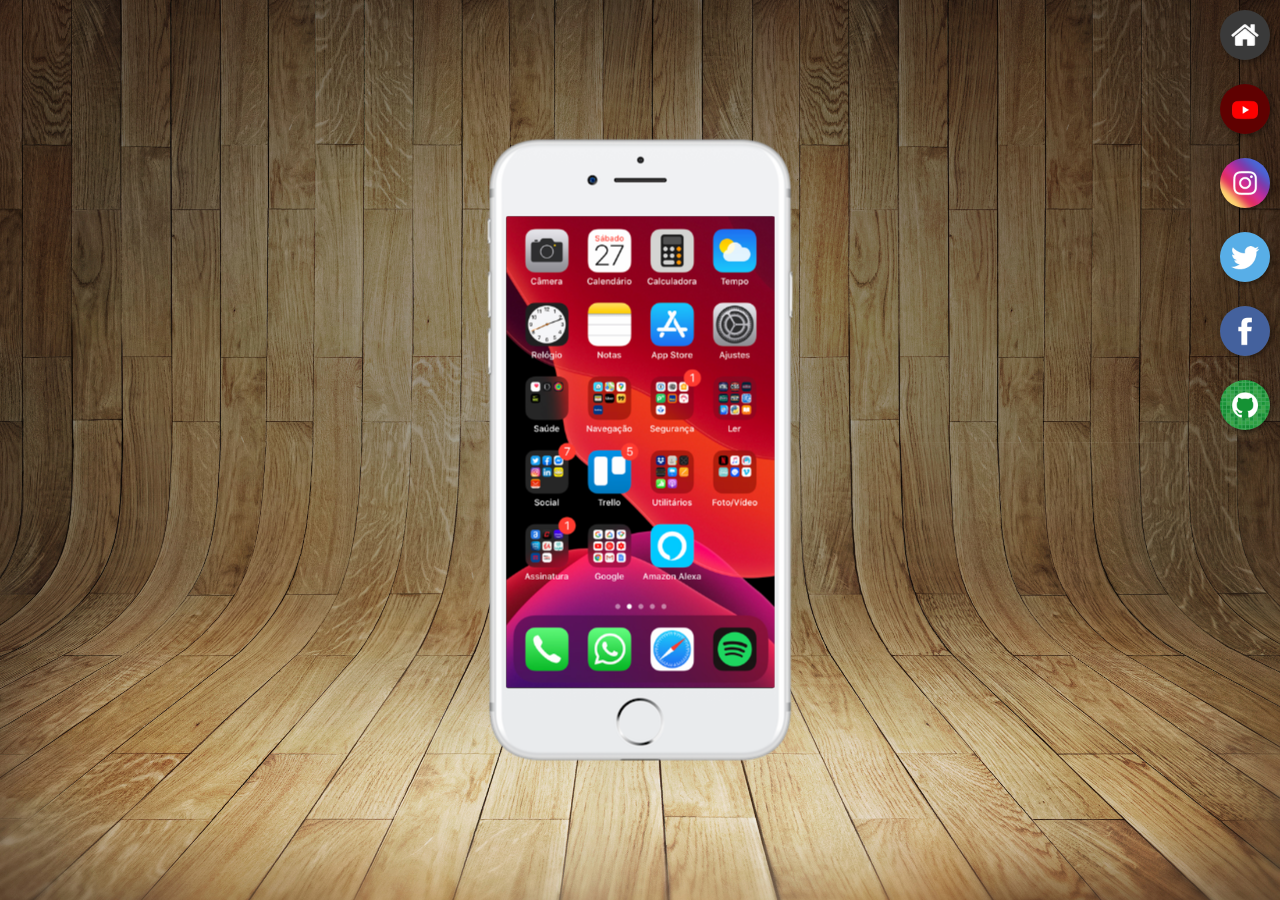
<file: index.html>
<!DOCTYPE html>
<html lang="PT">
<head>
    <meta charset="UTF-8">
    <meta name="viewport" content="width=device-width, initial-scale=1.0">
    <title>Projeto Redes Sociais</title>
    <link rel="stylesheet" href="favicon.ico">
    <link rel="stylesheet" href="style/style.css">
</head>
<body>
    <main>
        <section id="telemovel">
            <iframe src="home.html" name="tela" id="tela" frameborder="0" sandbox="allow-popups" referrerpolicy="no-referrer">O seu navegador não é compatível com isto.</iframe>
        </section>
        <section id="redes-sociais">
            <a href="home.html" target="tela"><img src="imagens/logo-home.jpg" alt=""></a><br>
            
            <a href="youtube.html" target="tela"><img src="imagens/logo-youtube.jpg" alt=""></a><br>
            
            <a href="instagram.html" target="tela"><img src="imagens/logo-instagram.jpg" alt=""></a><br>
            
            <a href="twitter.html" target="tela"><img src="imagens/logo-twitter.jpg" alt=""></a><br>
            
            <a href="facebook.html" target="tela"><img src="imagens/logo-facebook.jpg" alt=""></a><br>
            
            <a href="github.html" target="tela"><img src="imagens/logo-github.jpg" alt=""></a><br>
        </section>
    </main>
    
</body>
</html>
</file>
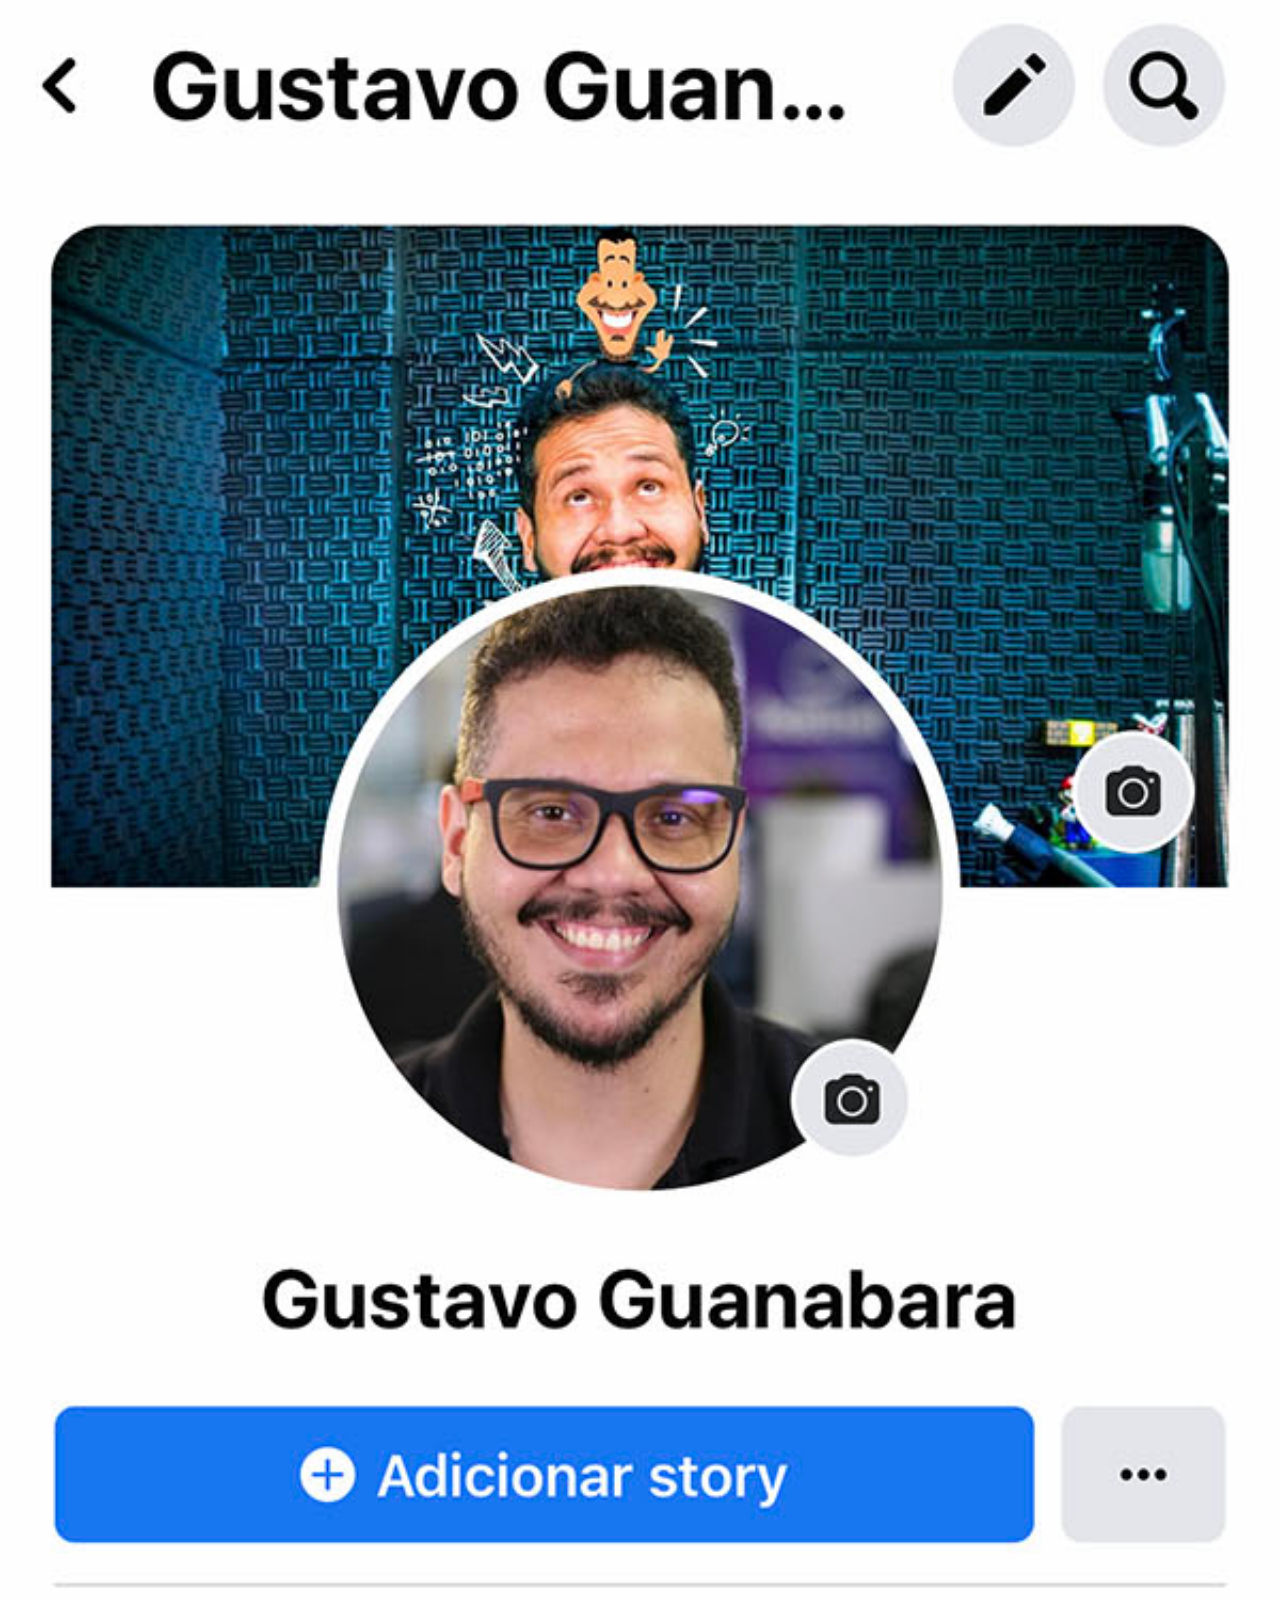
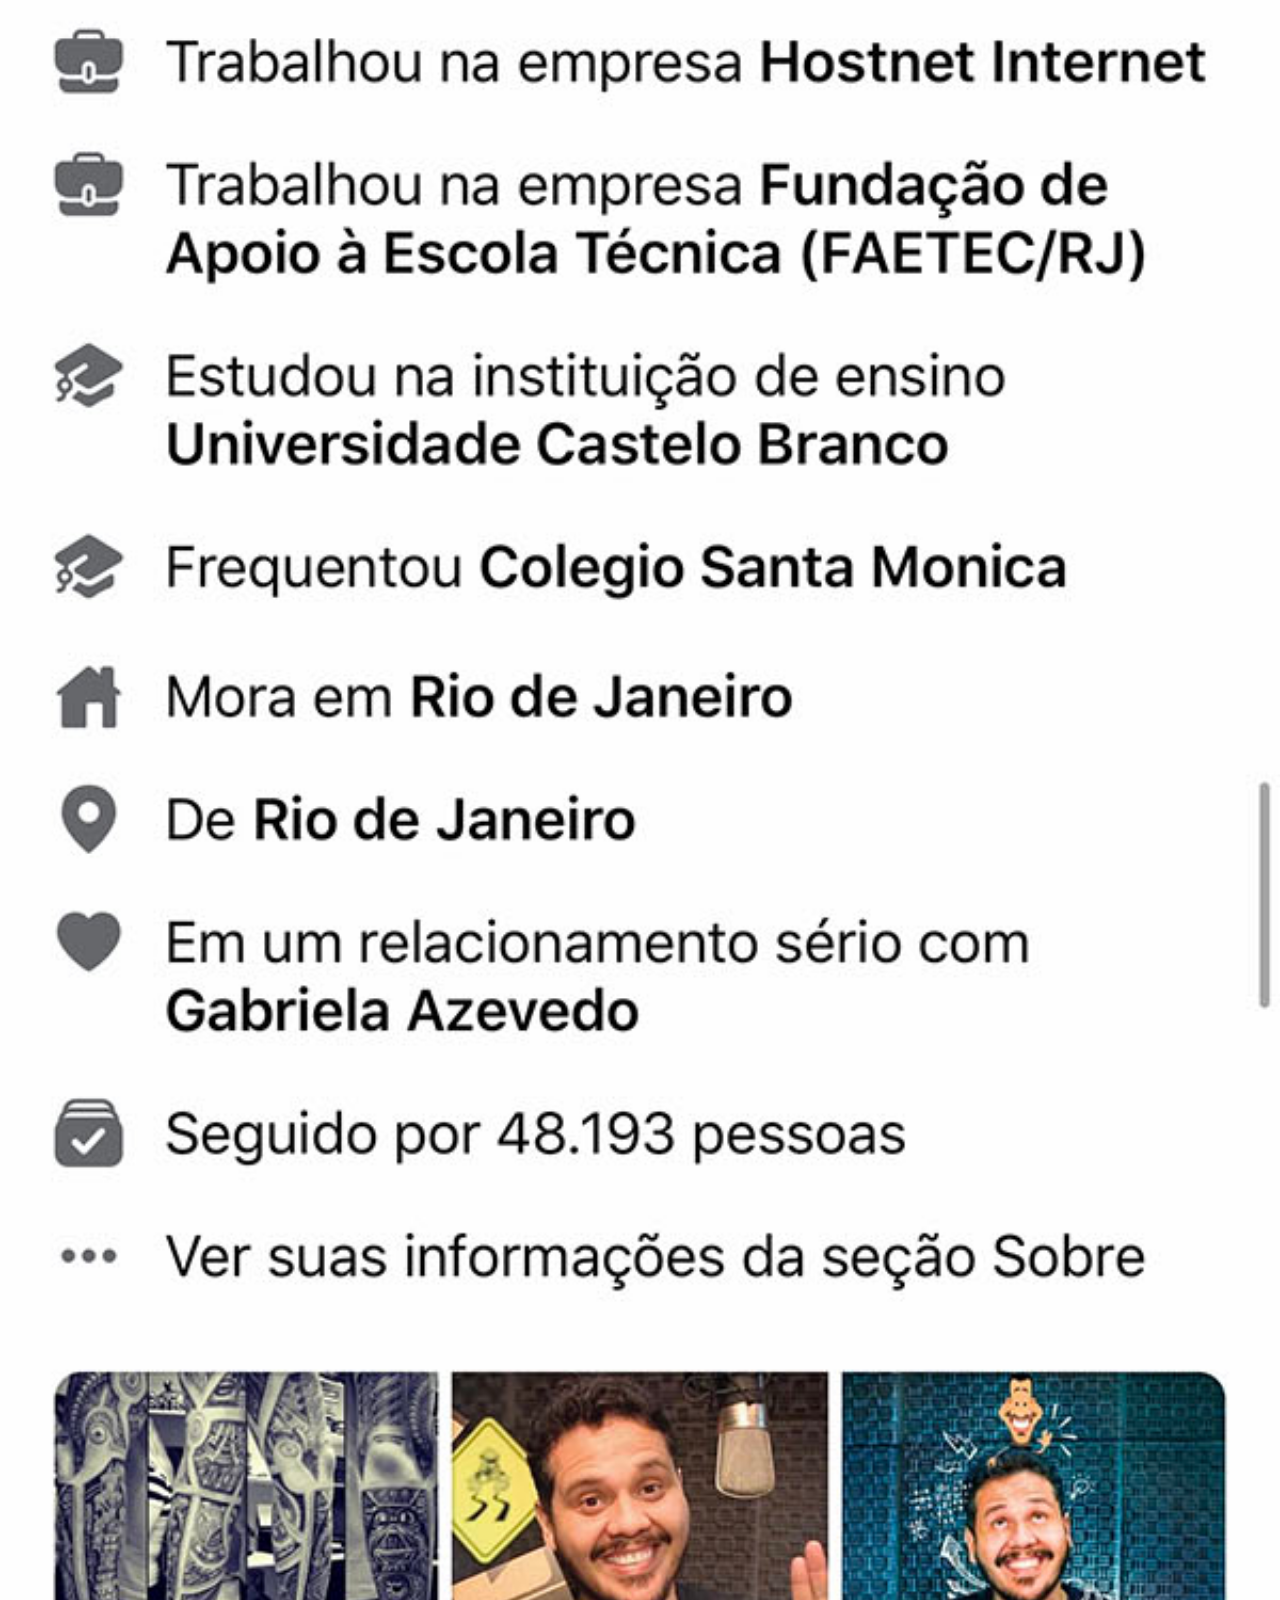
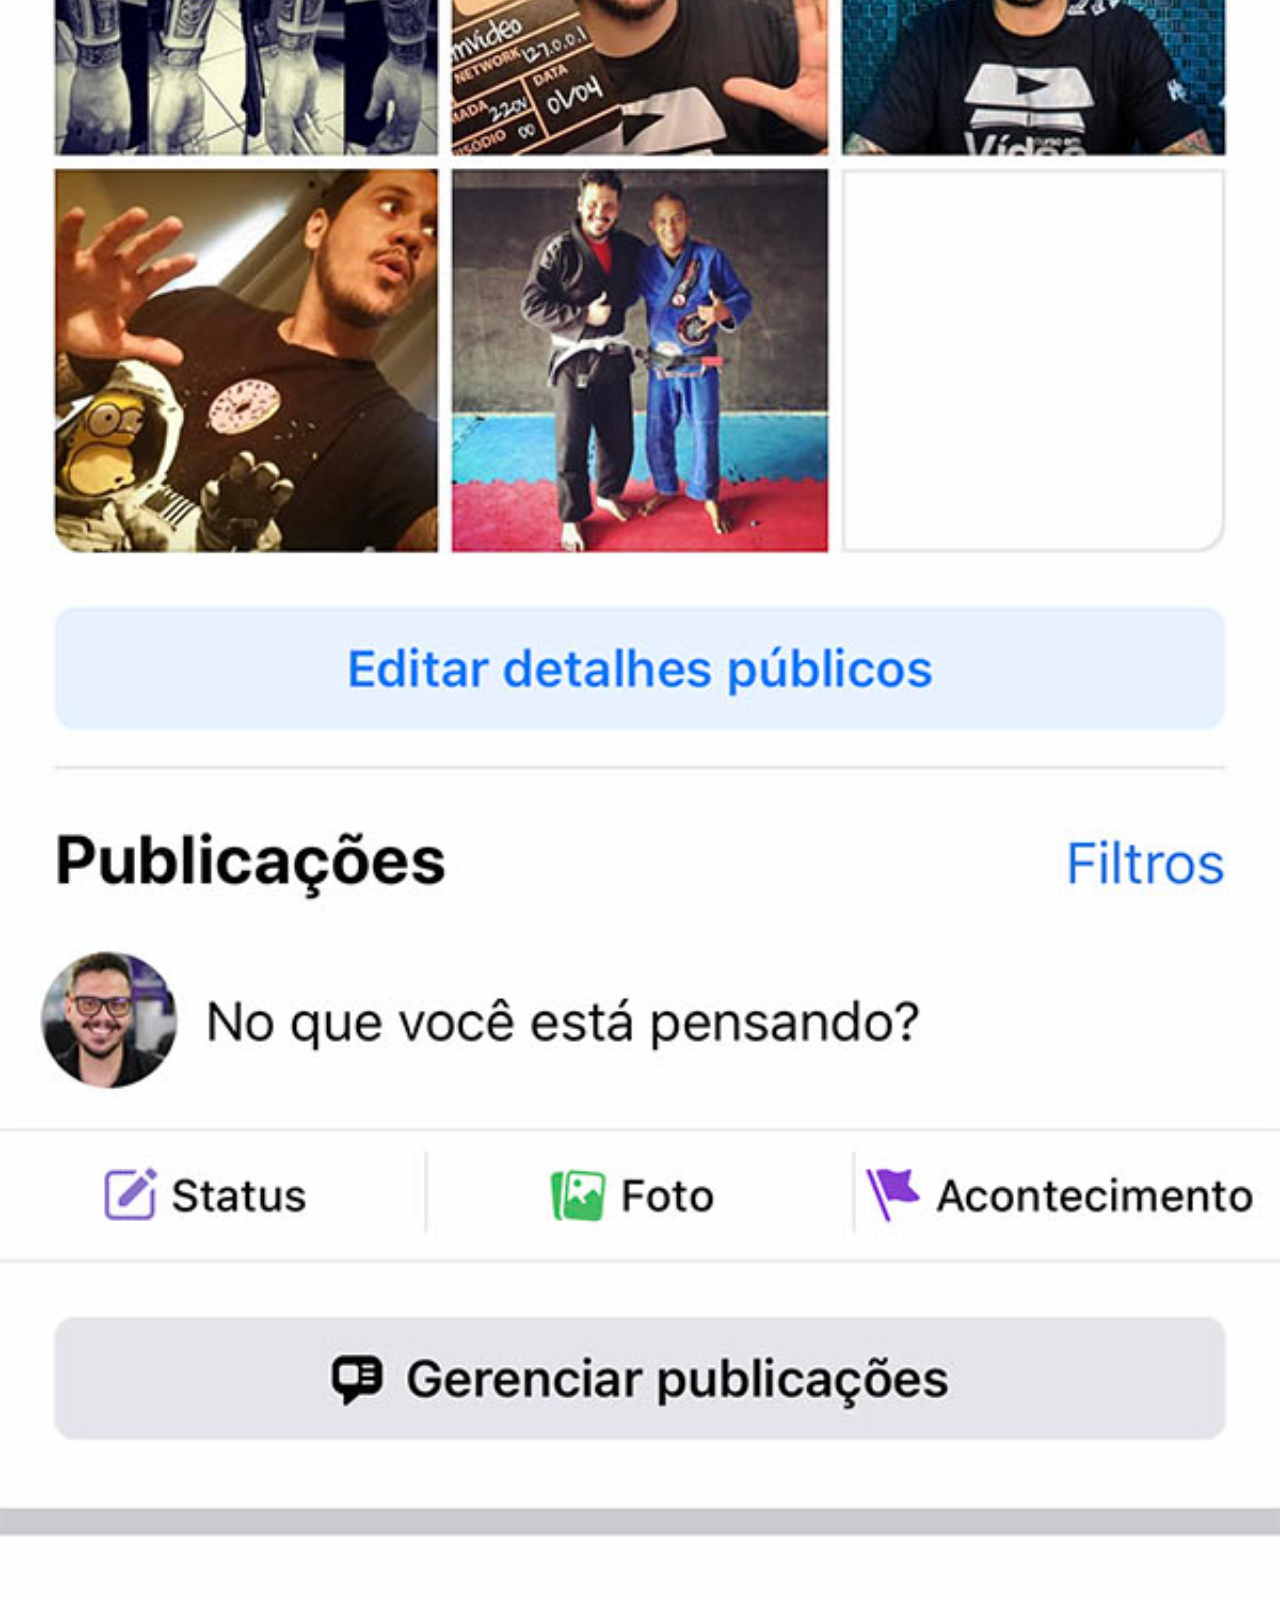
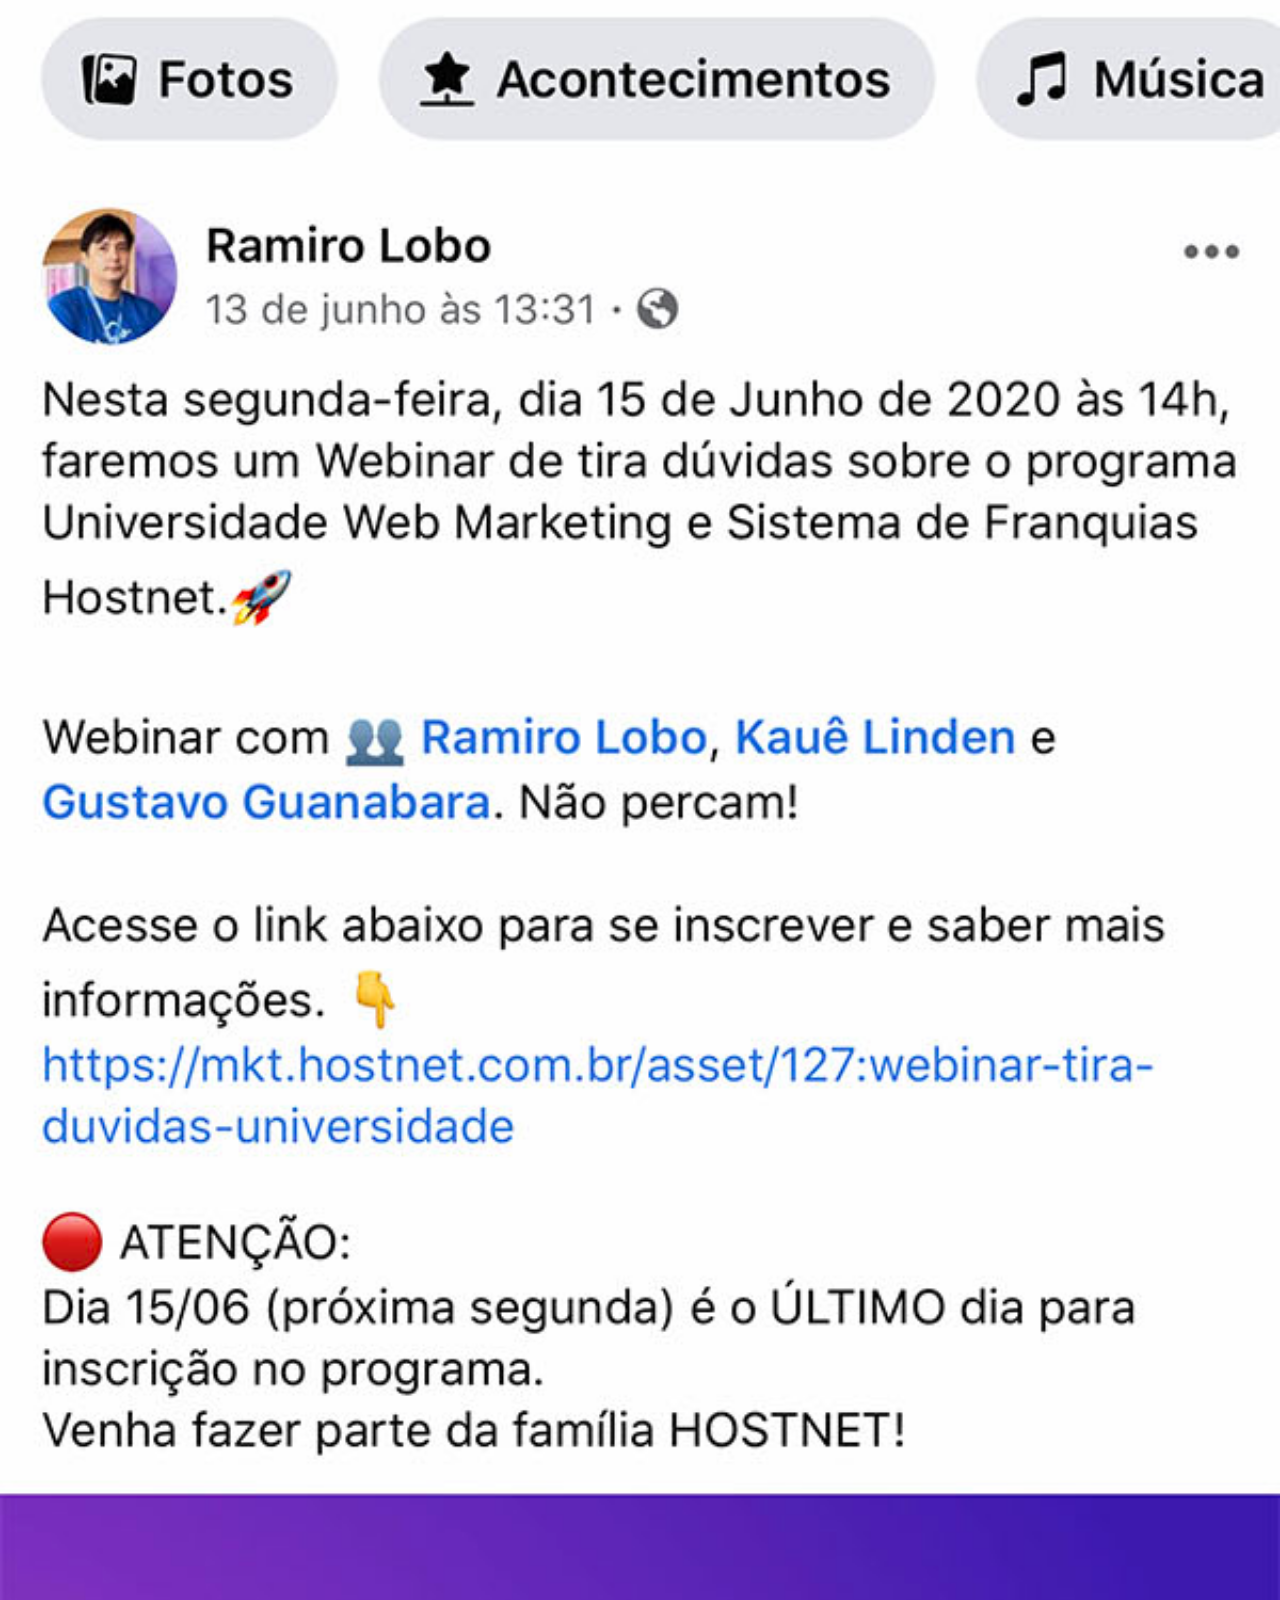
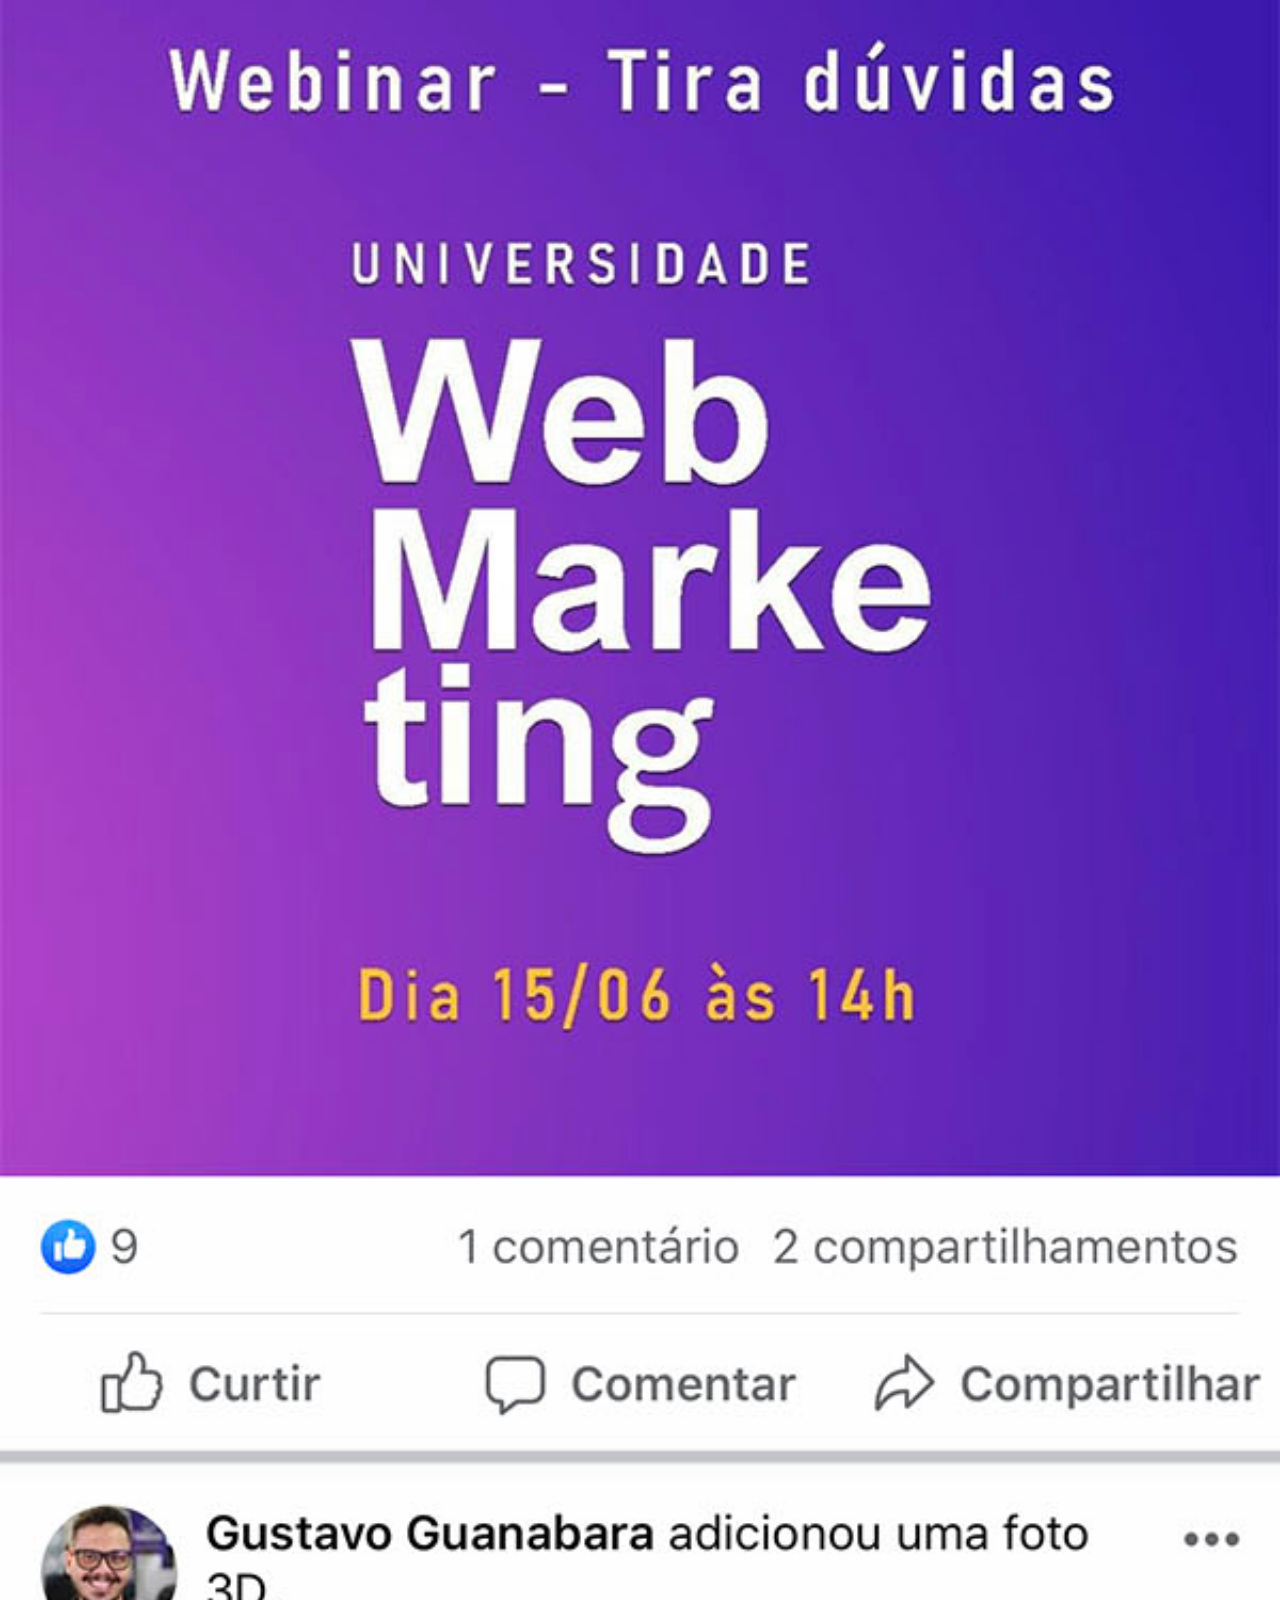
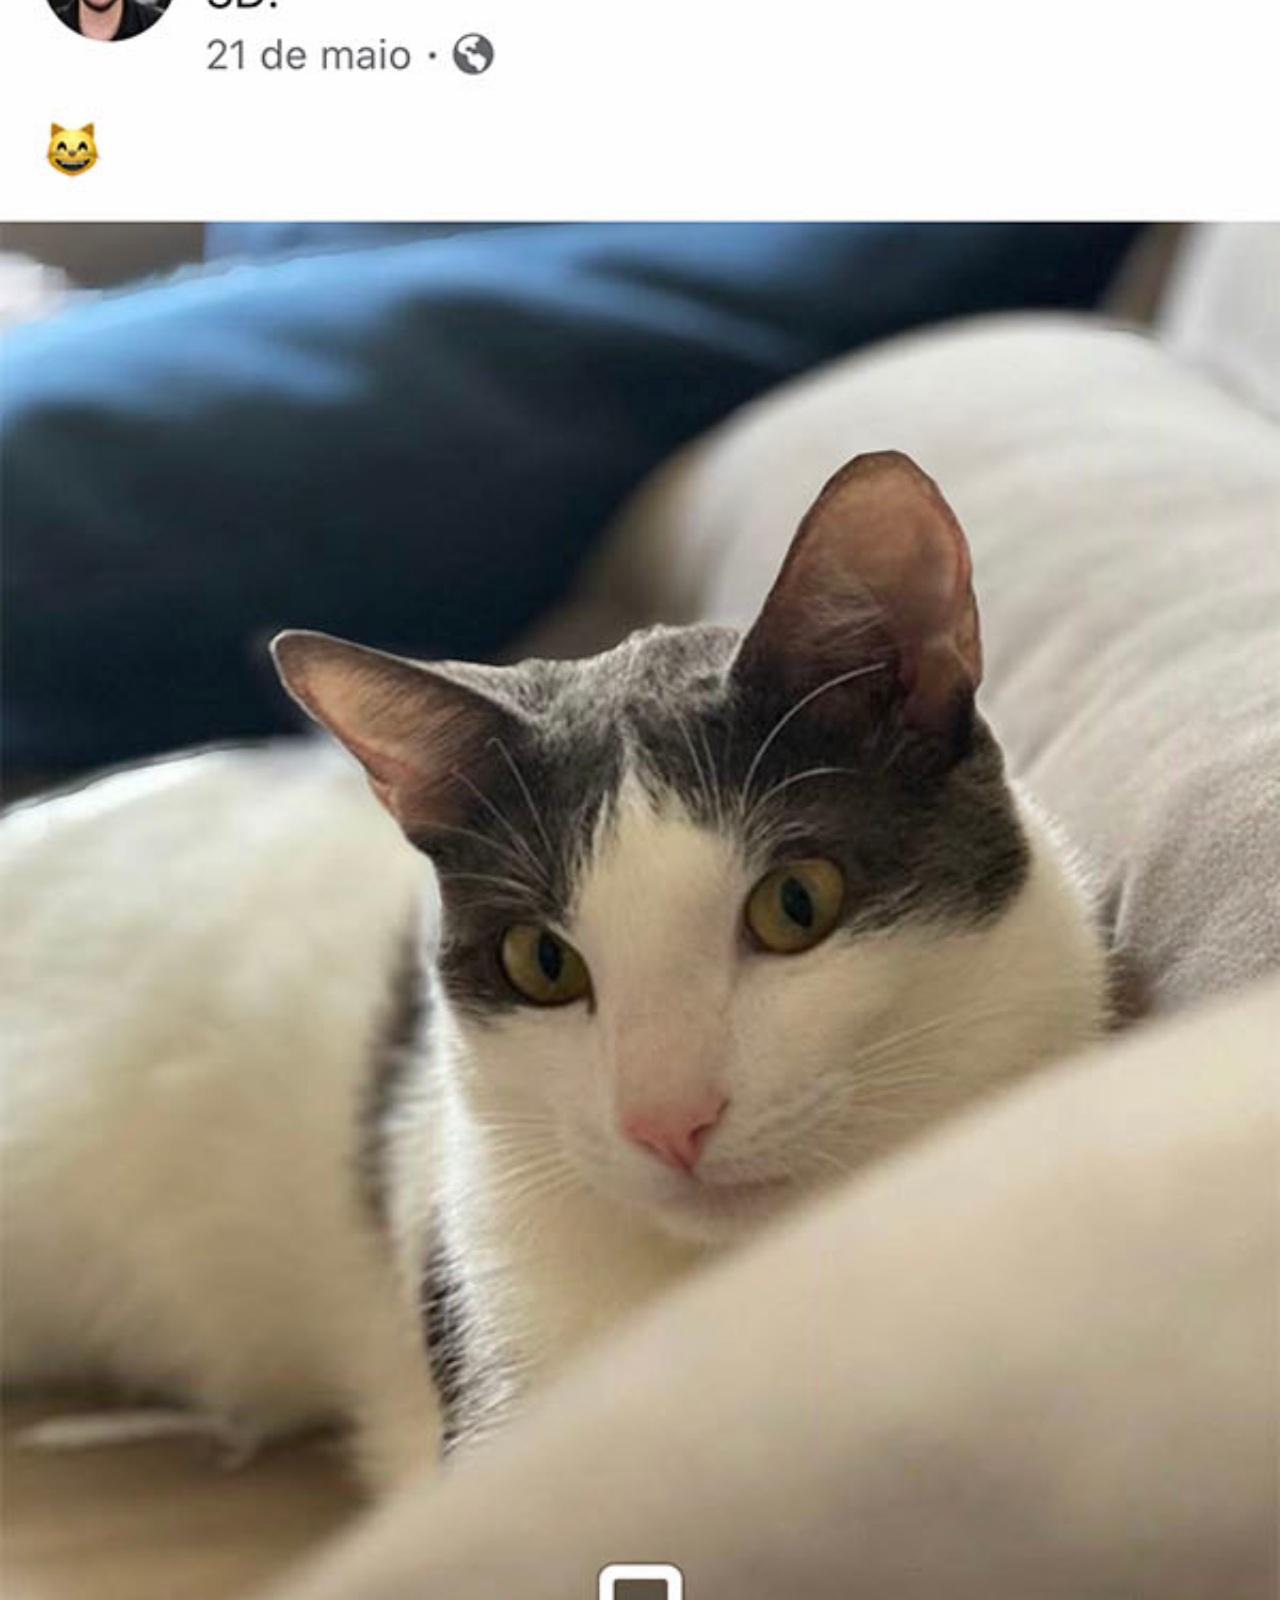
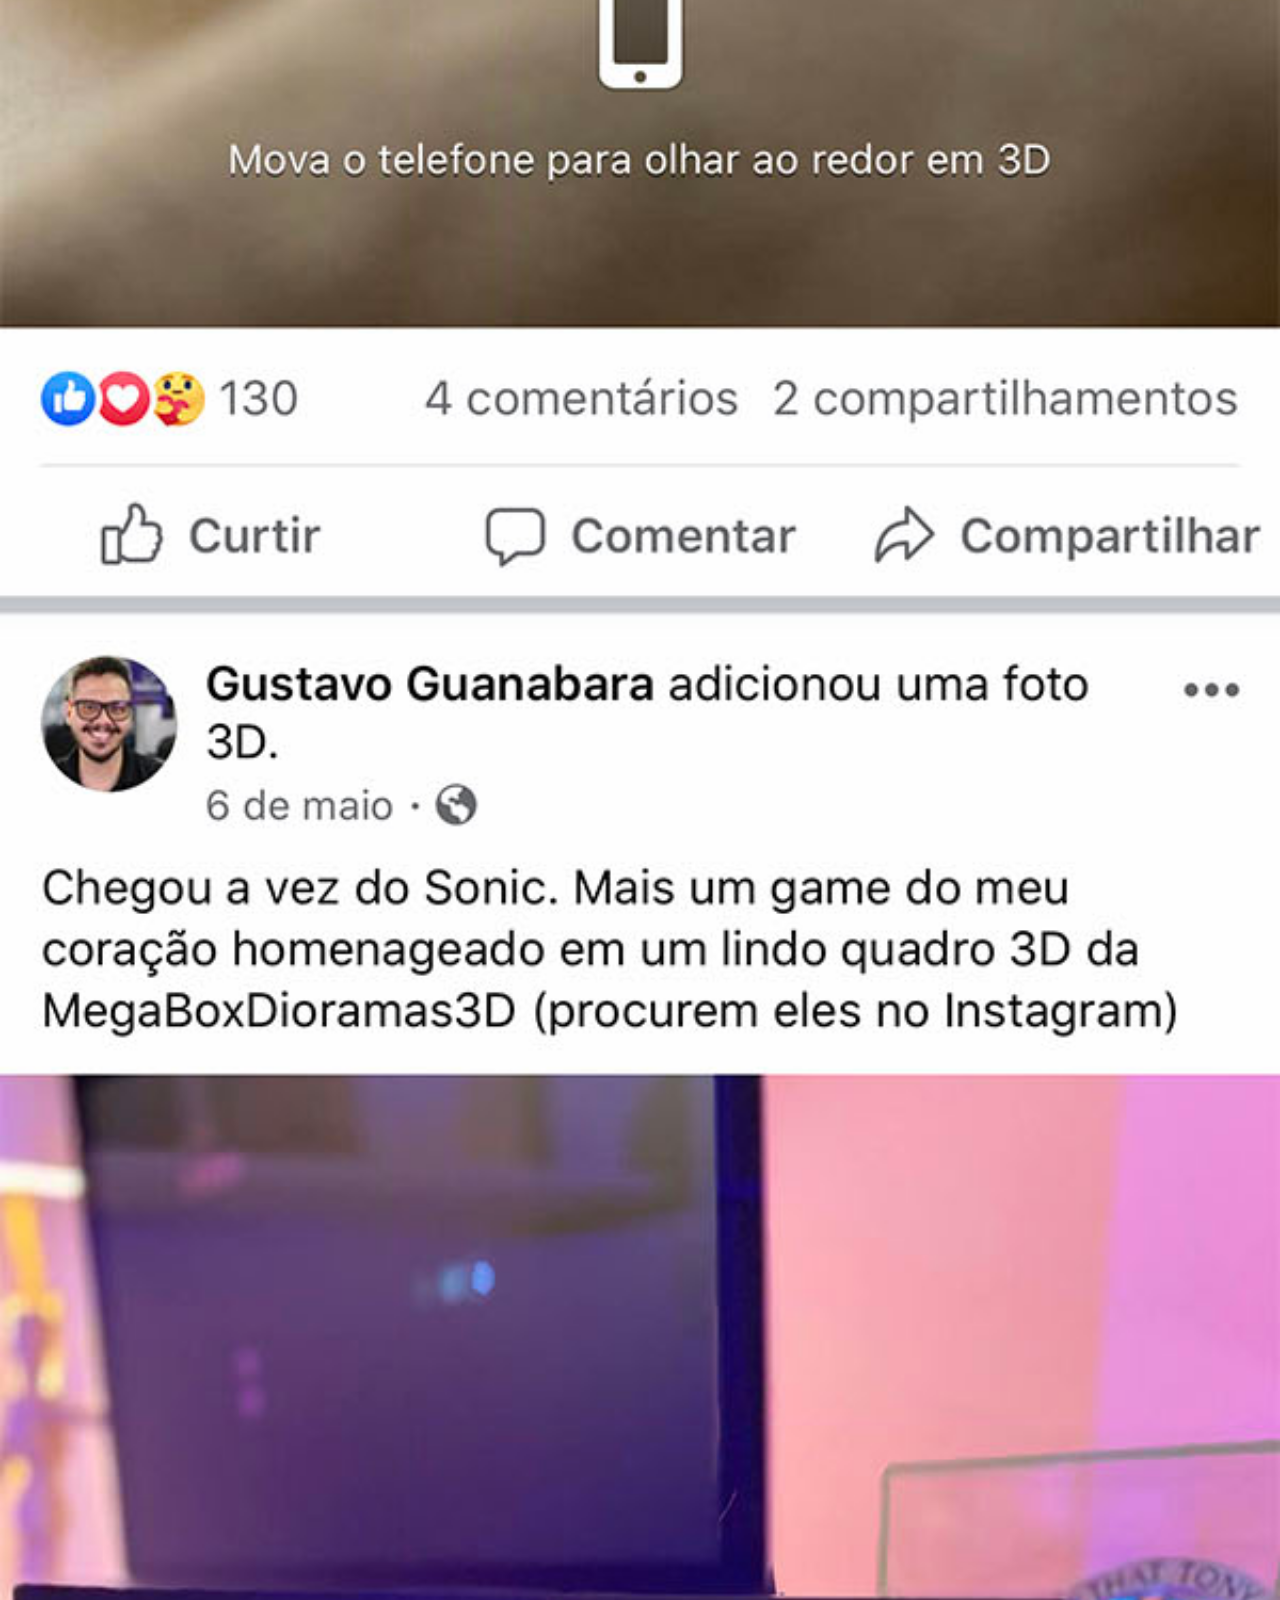
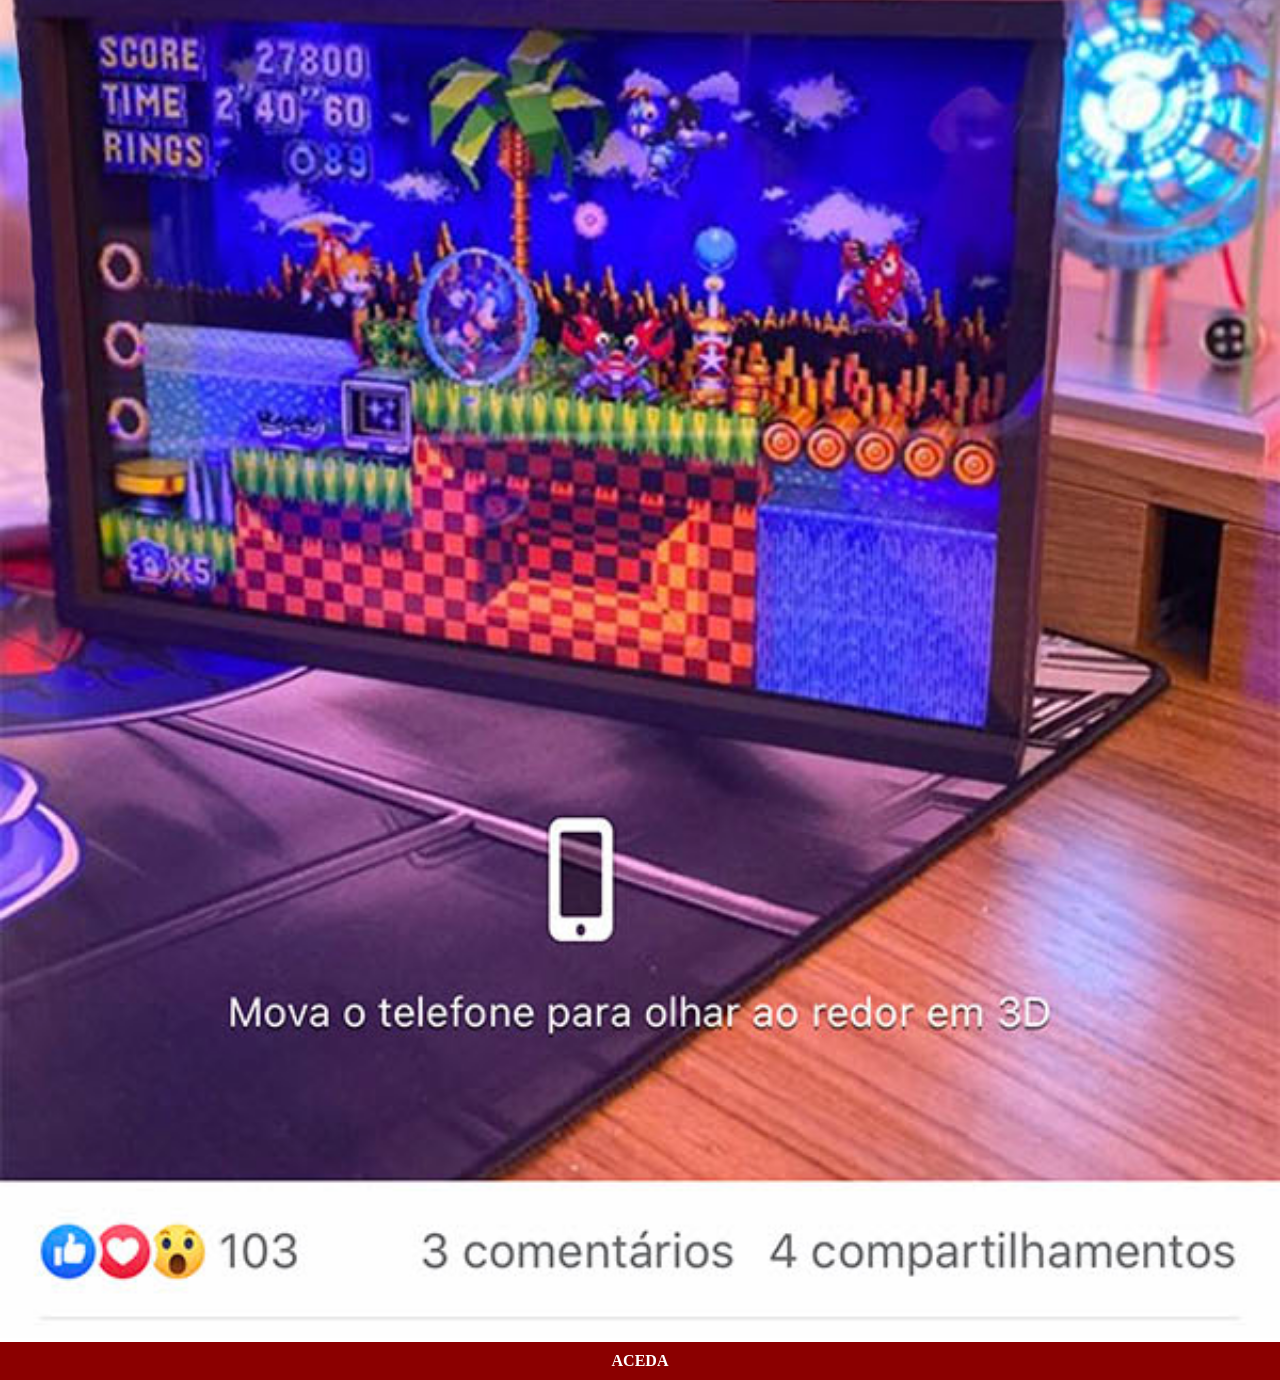
<file: facebook.html>
<!DOCTYPE html>
<html lang="PT">
<head>
    <meta charset="UTF-8">
    <meta name="viewport" content="width=device-width, initial-scale=1.0">
    <title>Facebook</title>
    <link rel="stylesheet" href="style/social.css">

<body>
    <img src="imagens/tela-facebook.jpg" alt="Facebook">
    <a href="https://www.facebook.com/gustavoguanabara/?locale=pt_PT" target="_blank">ACEDA</a>
</body>
</html>
</file>
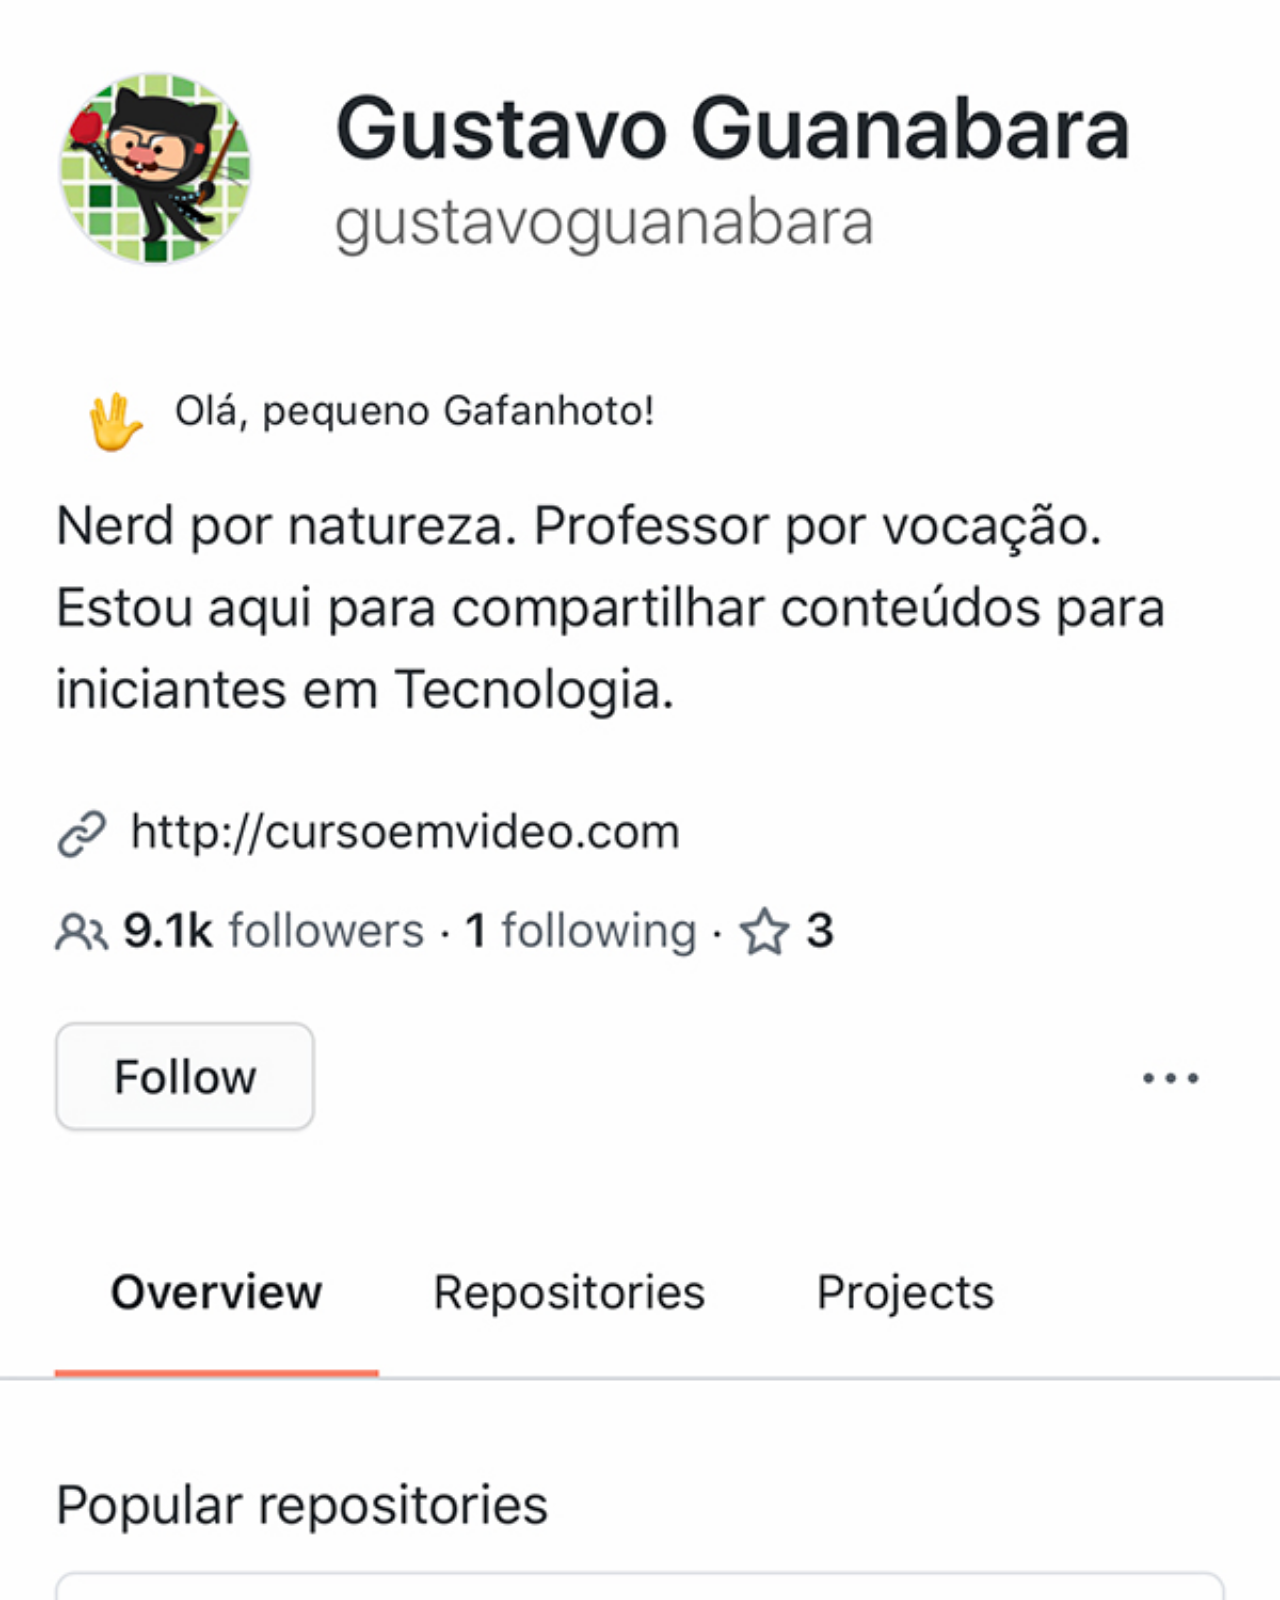
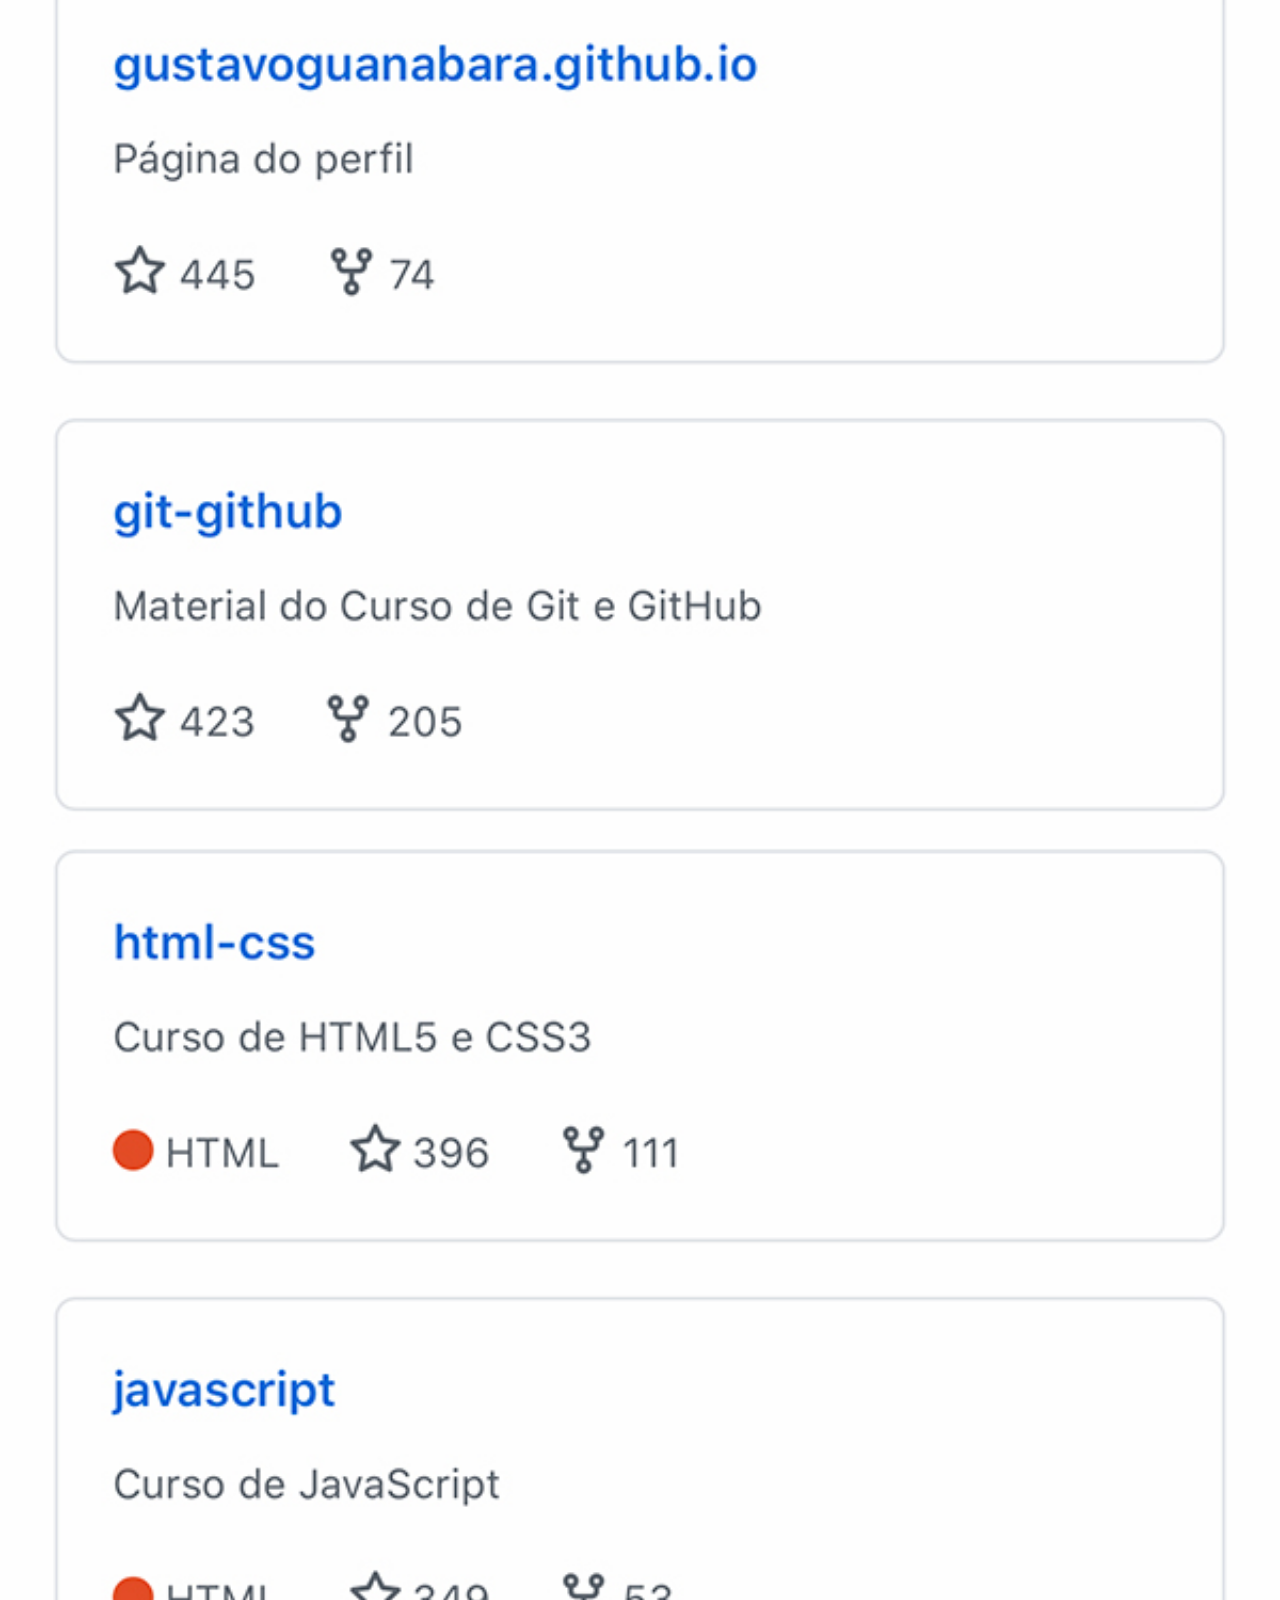
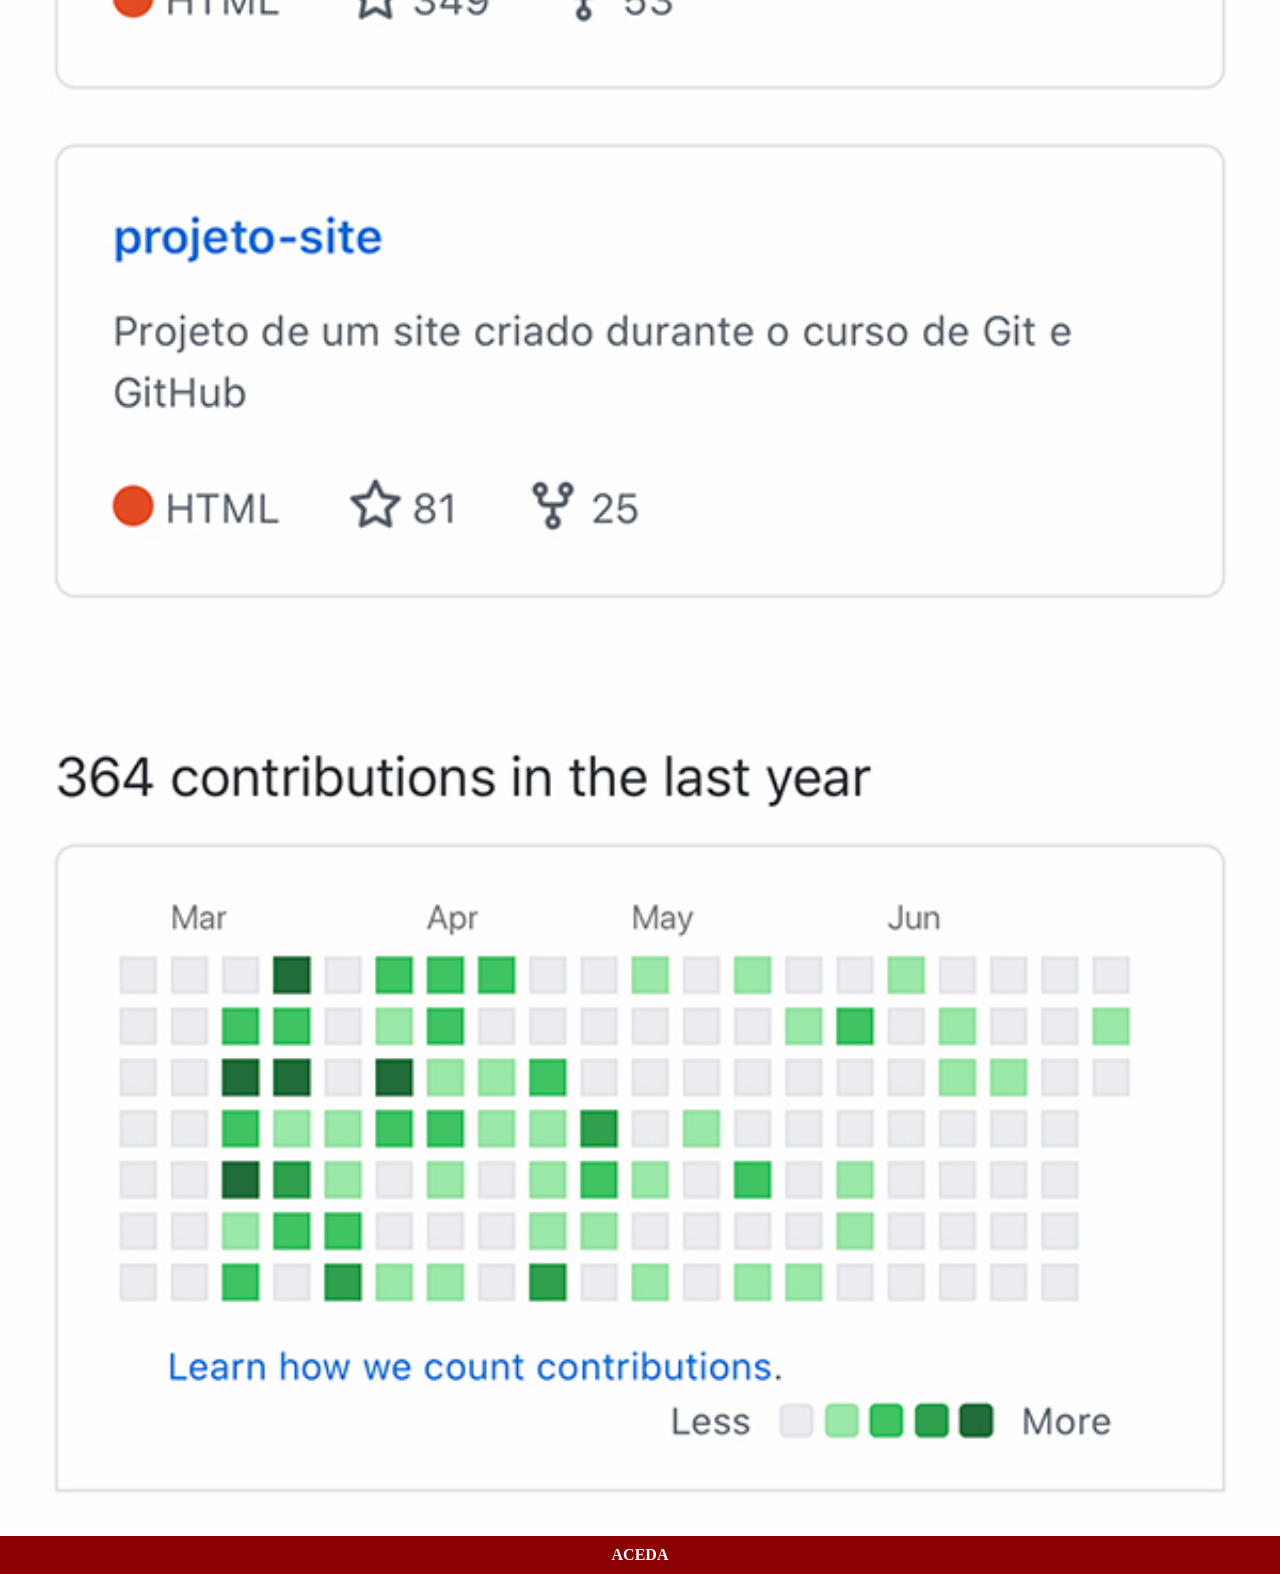
<file: github.html>
<!DOCTYPE html>
<html lang="PT">
<head>
    <meta charset="UTF-8">
    <meta name="viewport" content="width=device-width, initial-scale=1.0">
    <title>Github</title>
    <link rel="stylesheet" href="style/social.css">

<body>
    <img src="imagens/tela-github.jpg" alt="Github">
    <a href="https://github.com/gustavoguanabara" target="_blank">ACEDA</a>
</body>
</html>
</file>
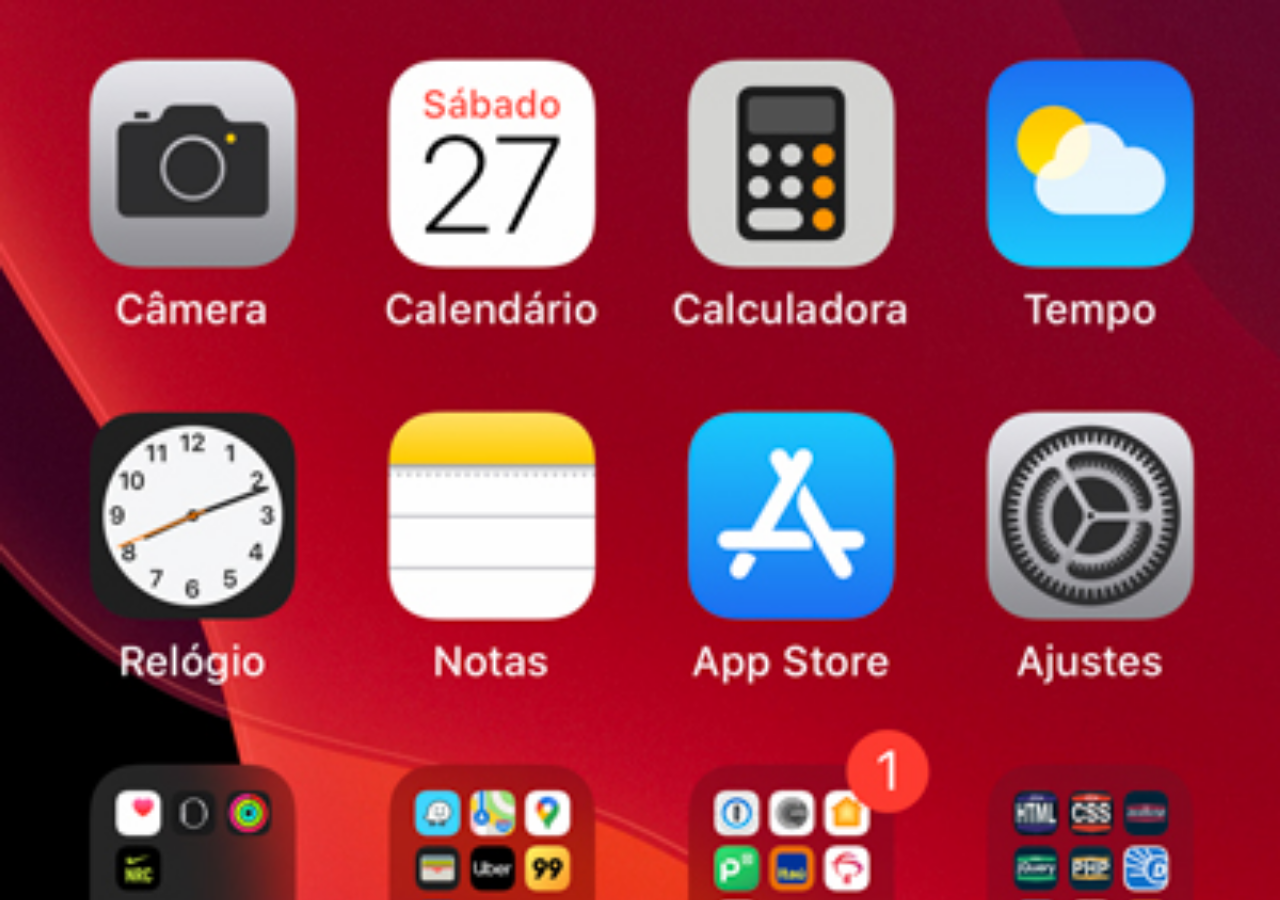
<file: home.html>
<!DOCTYPE html>
<html lang="PT">
<head>
    <meta charset="UTF-8">
    <meta name="viewport" content="width=device-width, initial-scale=1.0">
    <title>Home</title>
</head>
<style>
    *{
        margin: 0px;
        padding: 0px;
    }

    body{
        width: 100vw;
        height: 100vh;
        background: black url(imagens/tela-home.jpg) no-repeat top center;
        background-size: cover;
        background-attachment: fixed;
    }
</style>
<body>
    
</body>
</body>
</html>
</file>
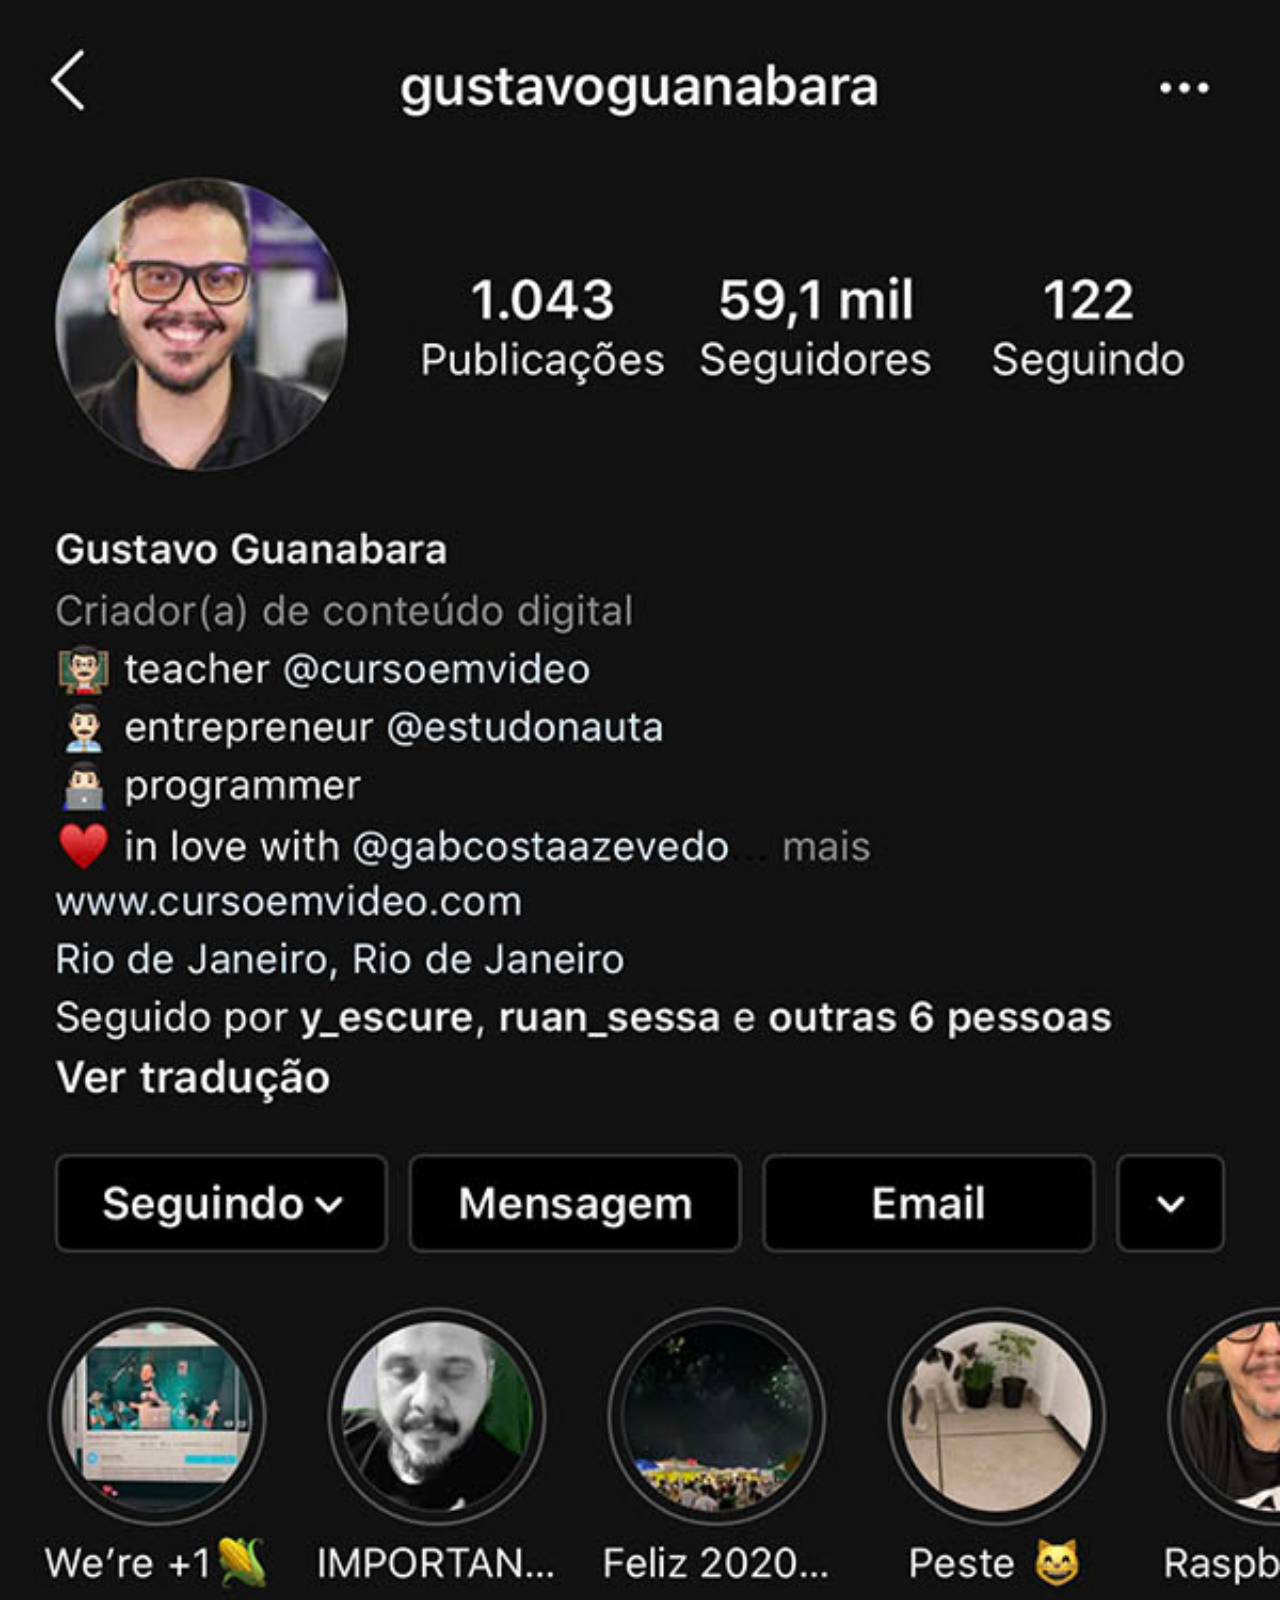
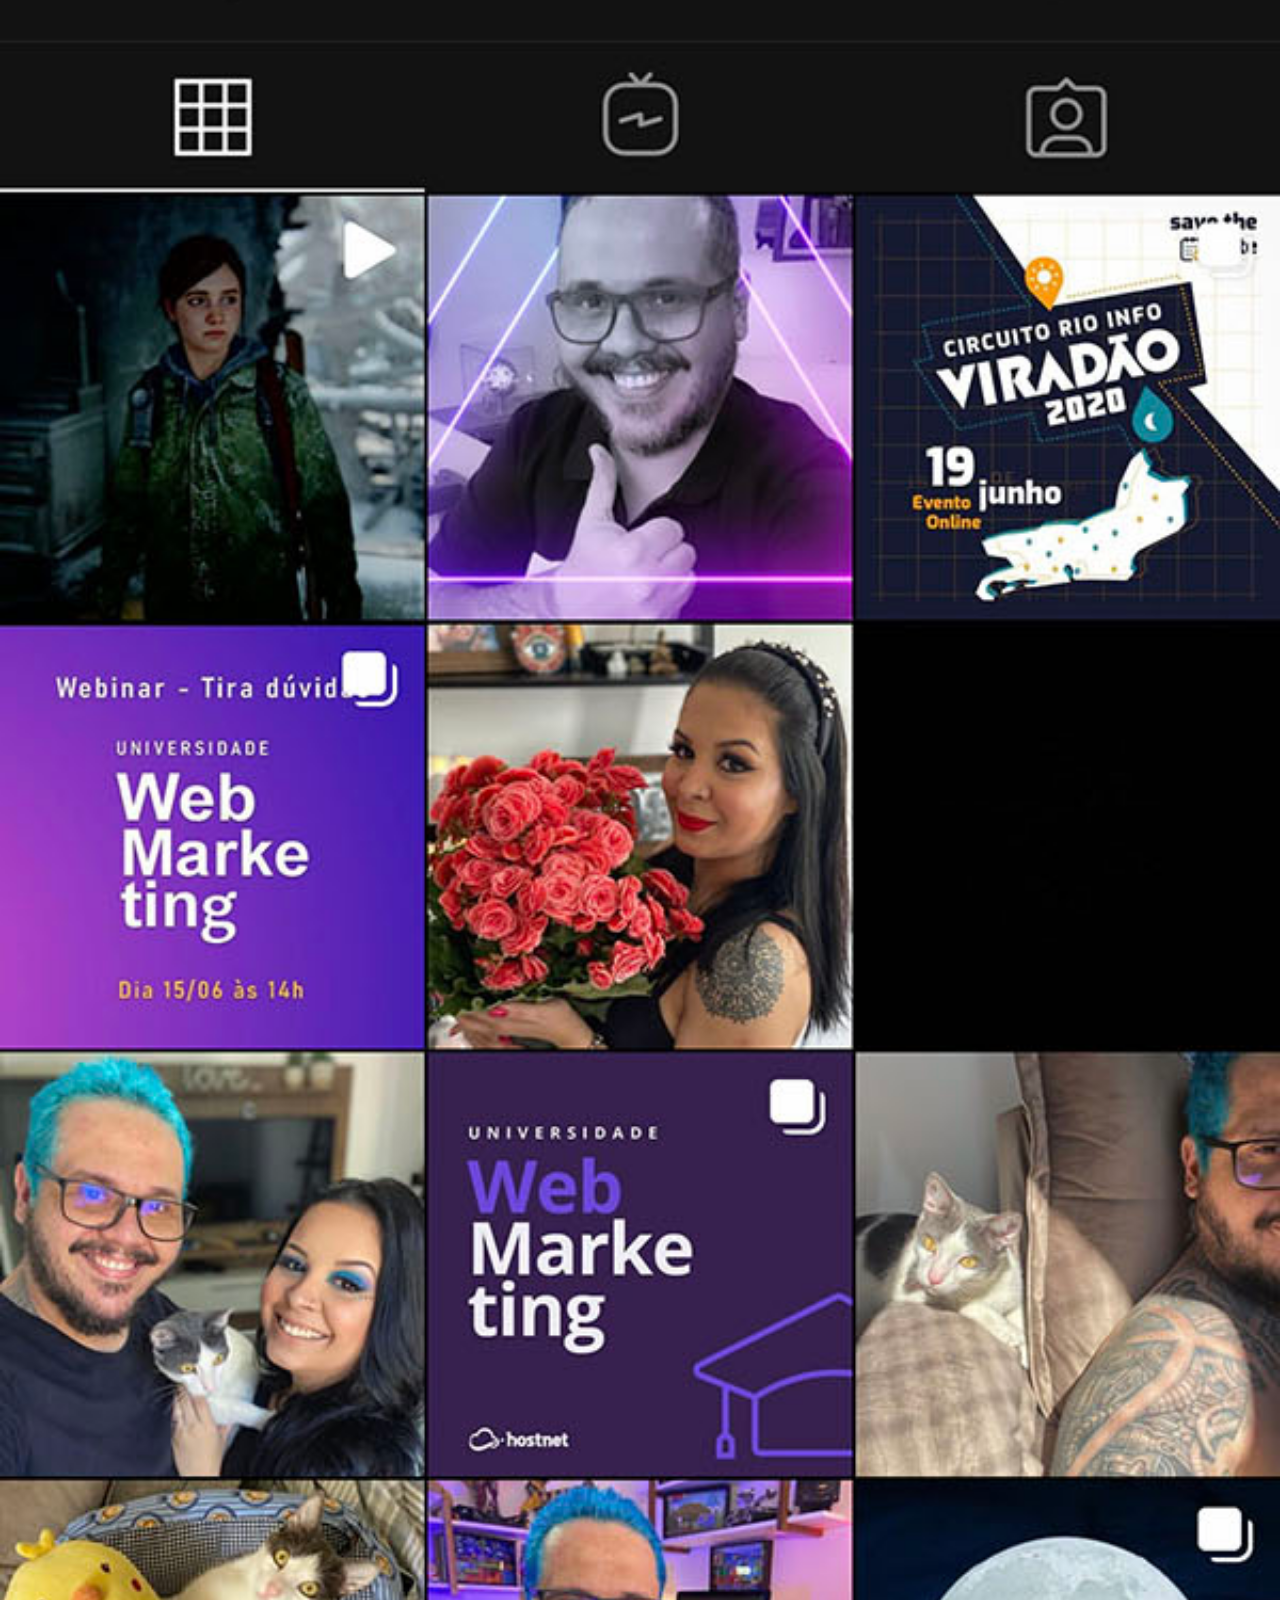
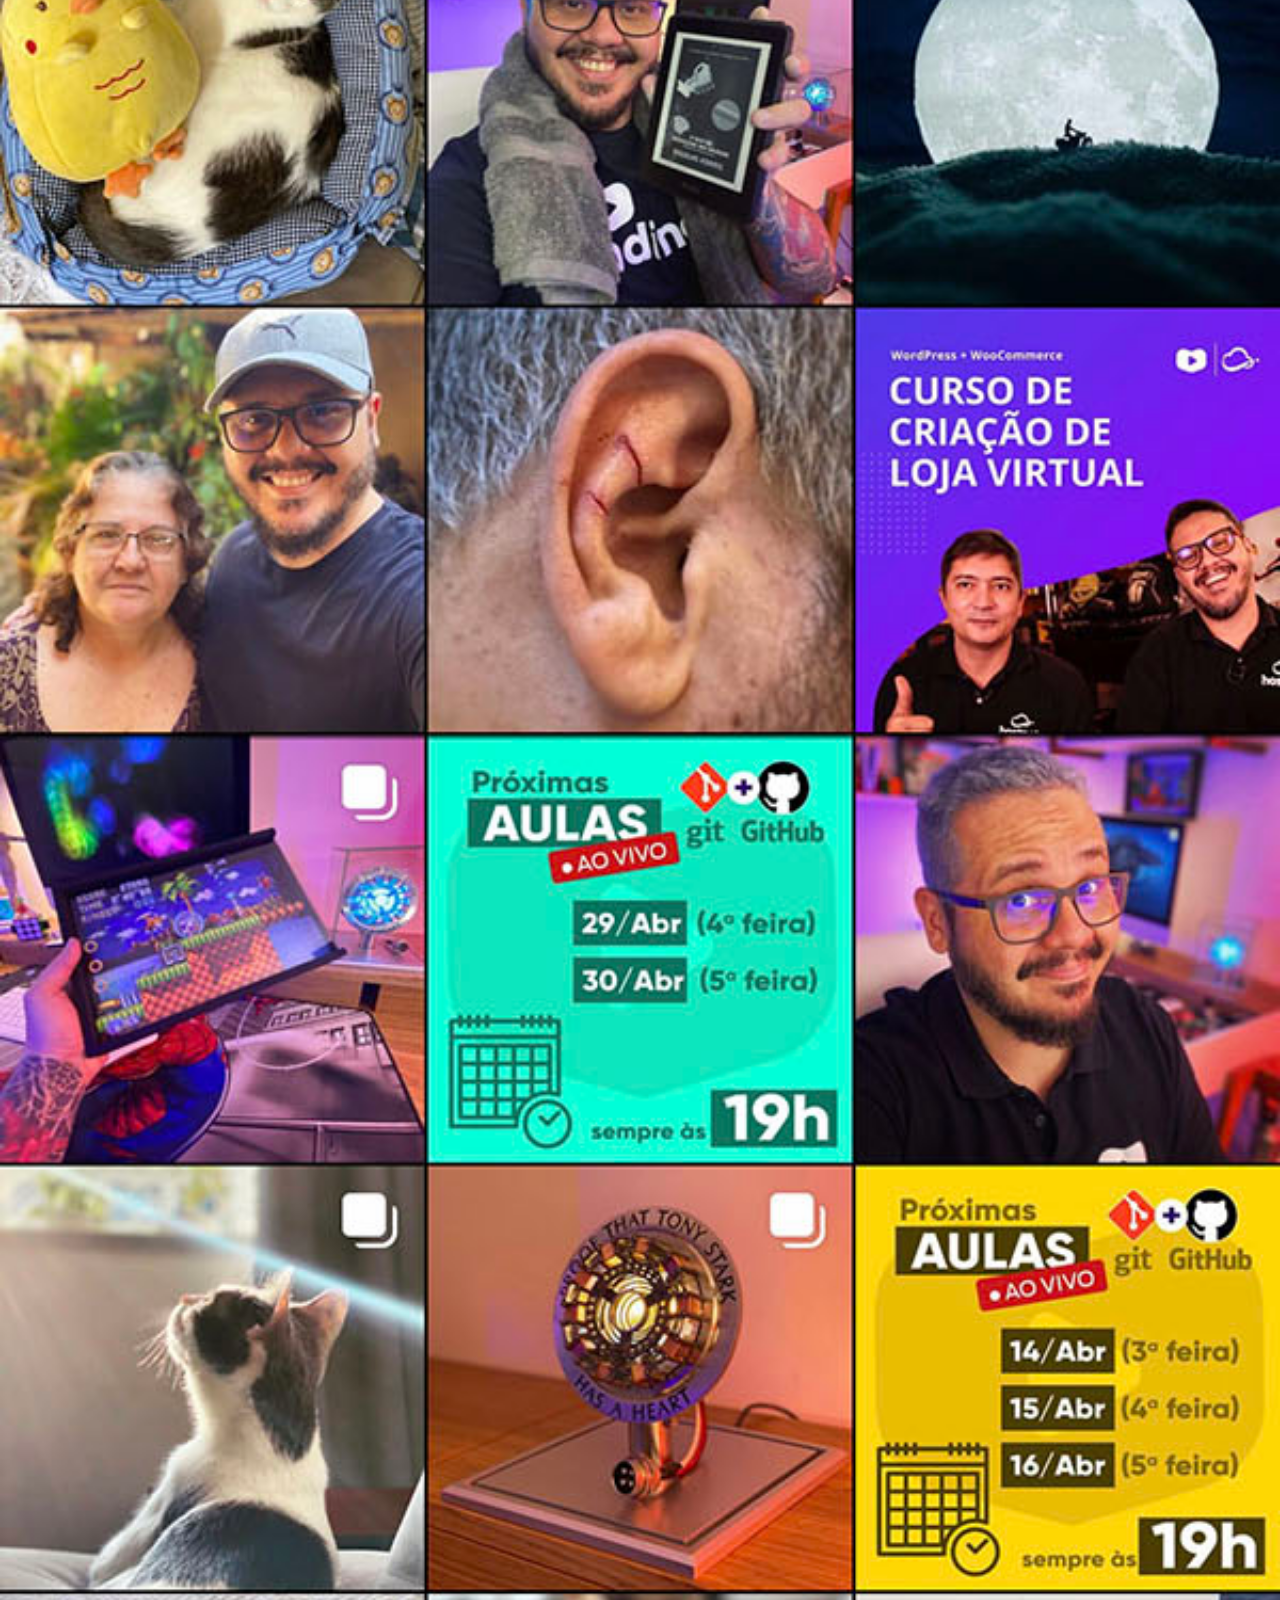
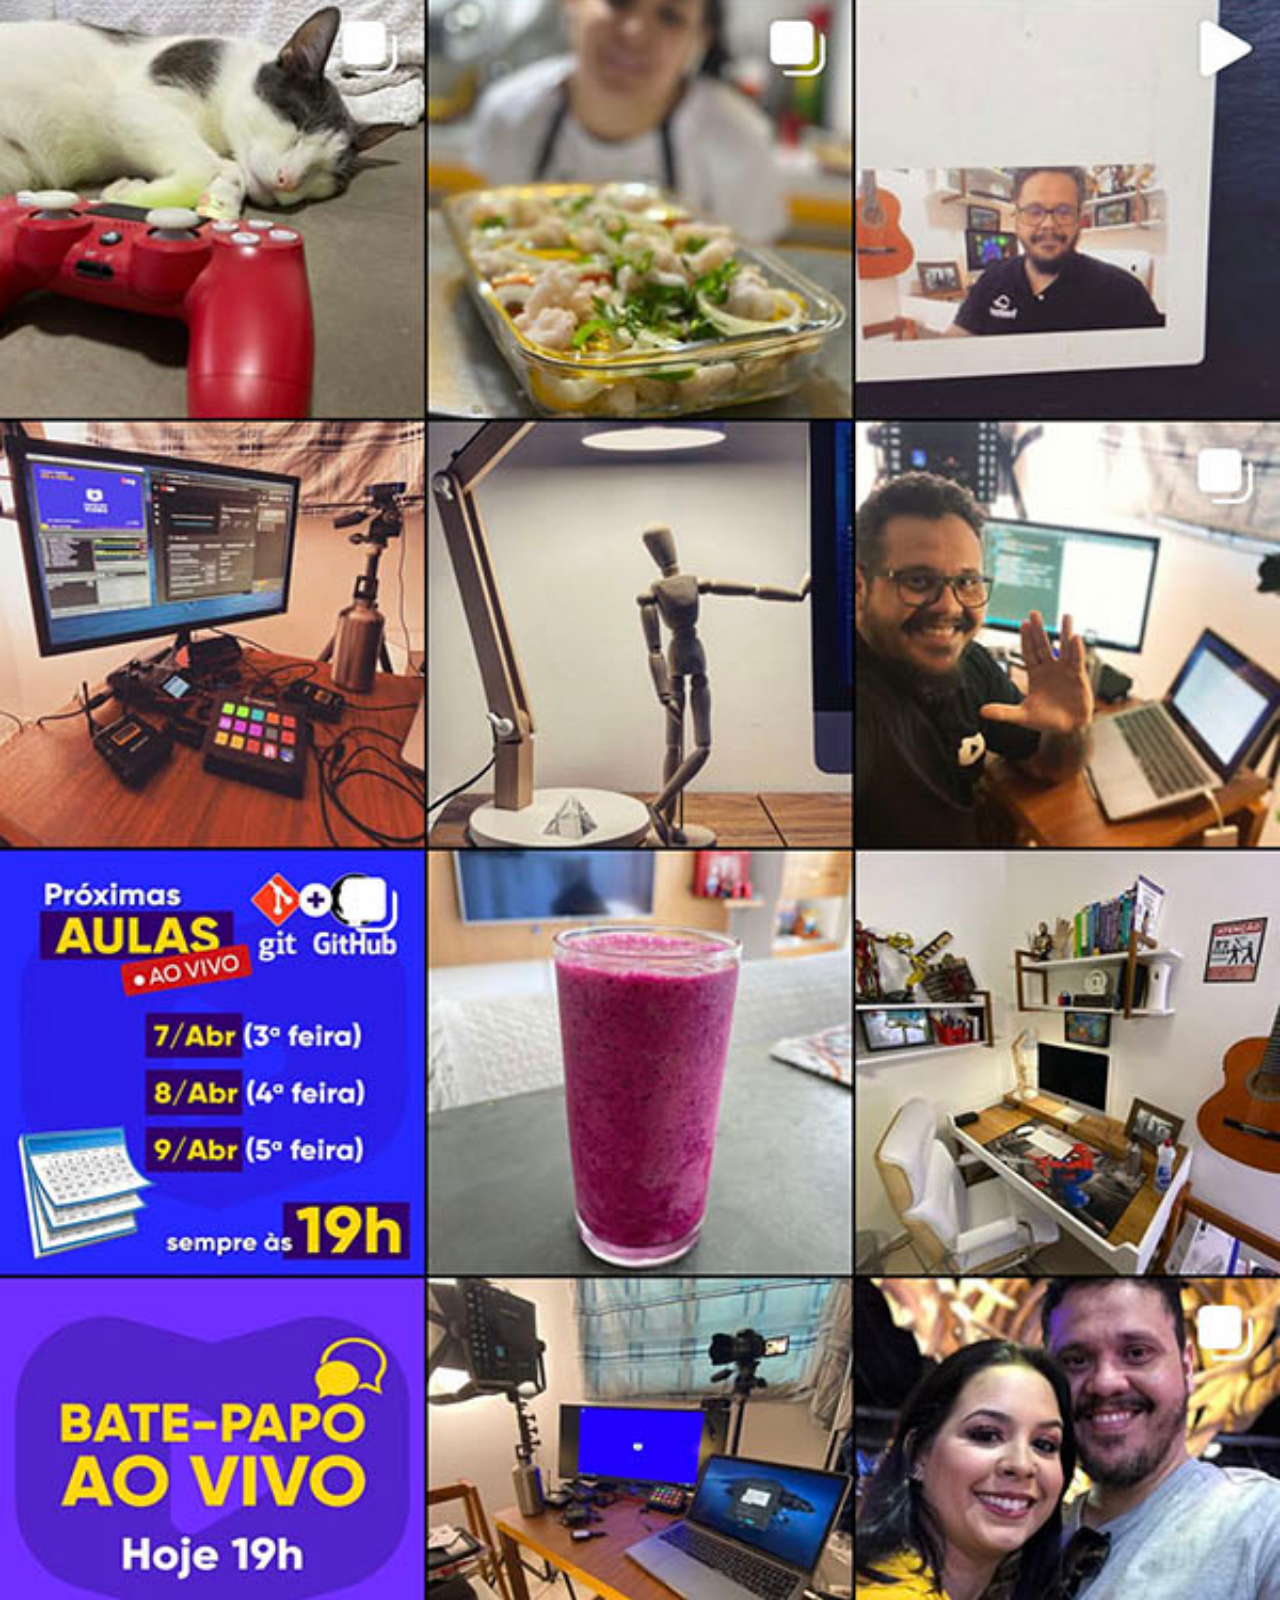
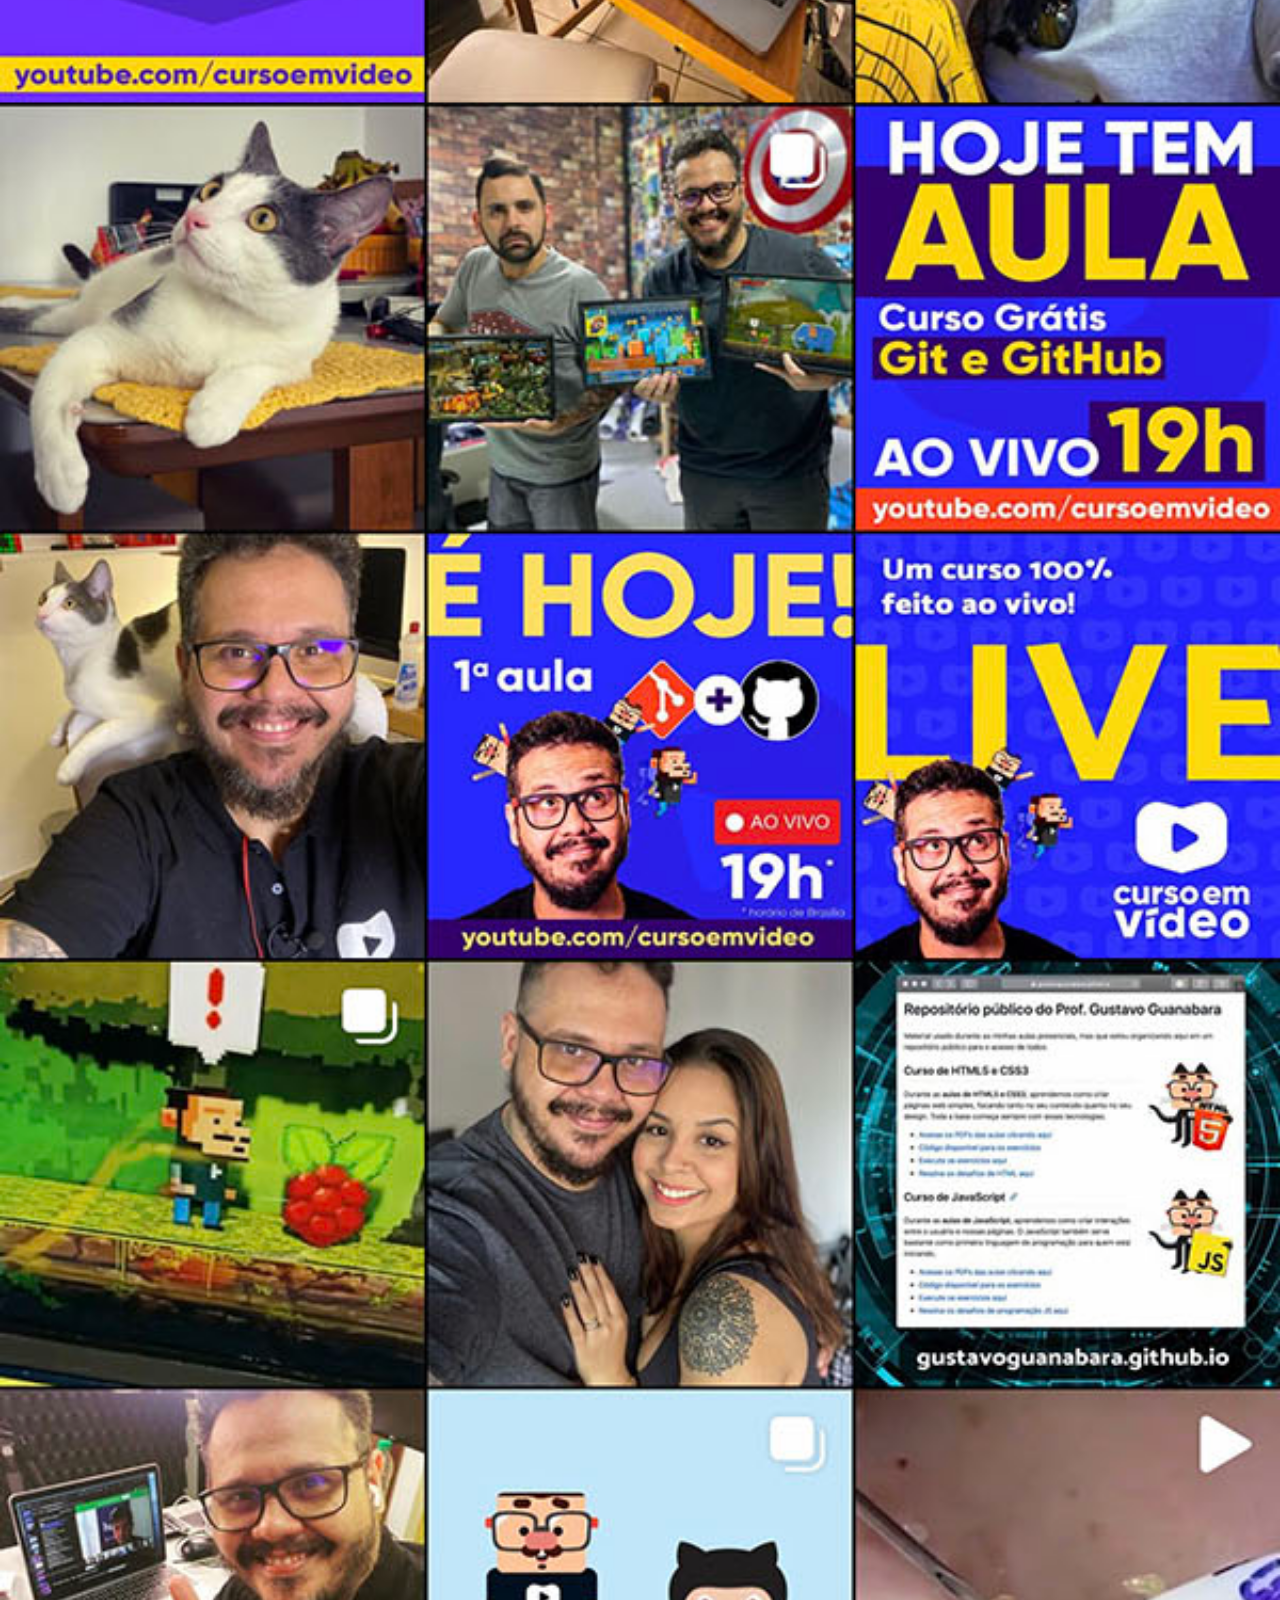
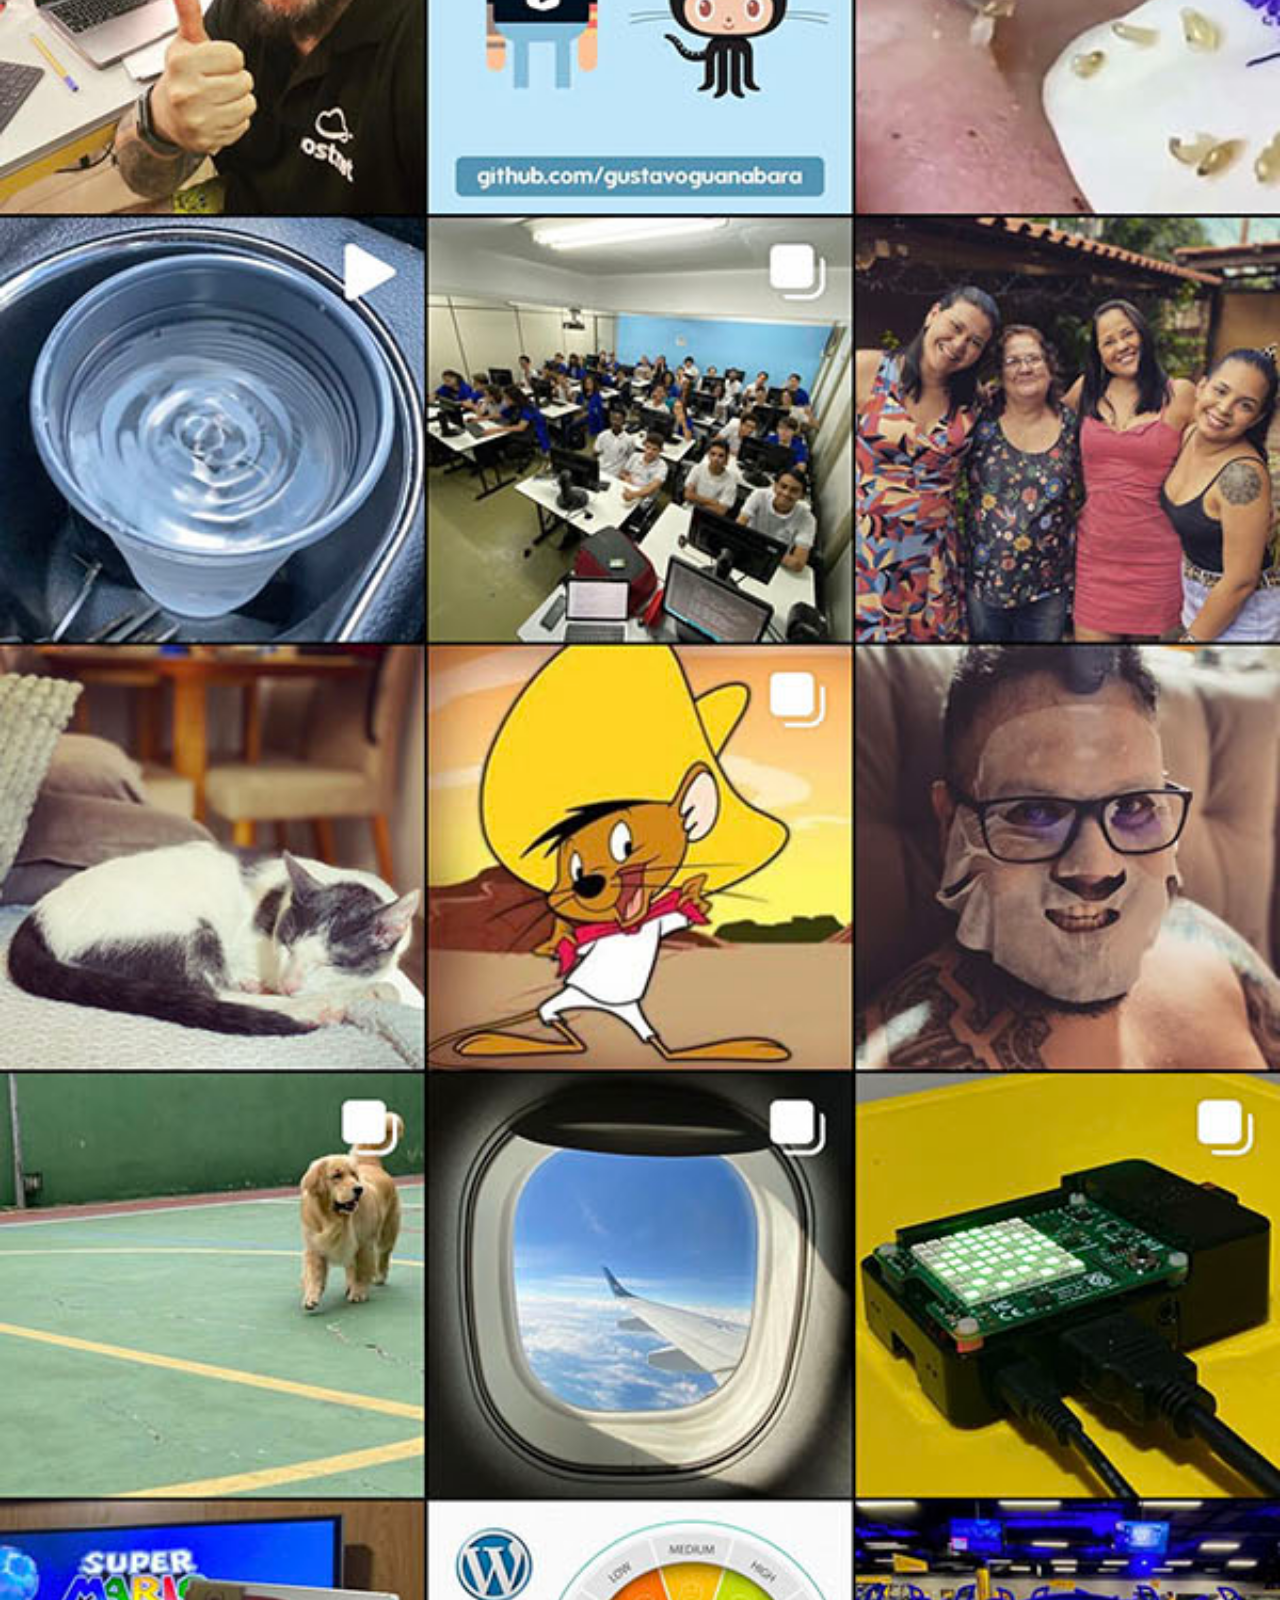
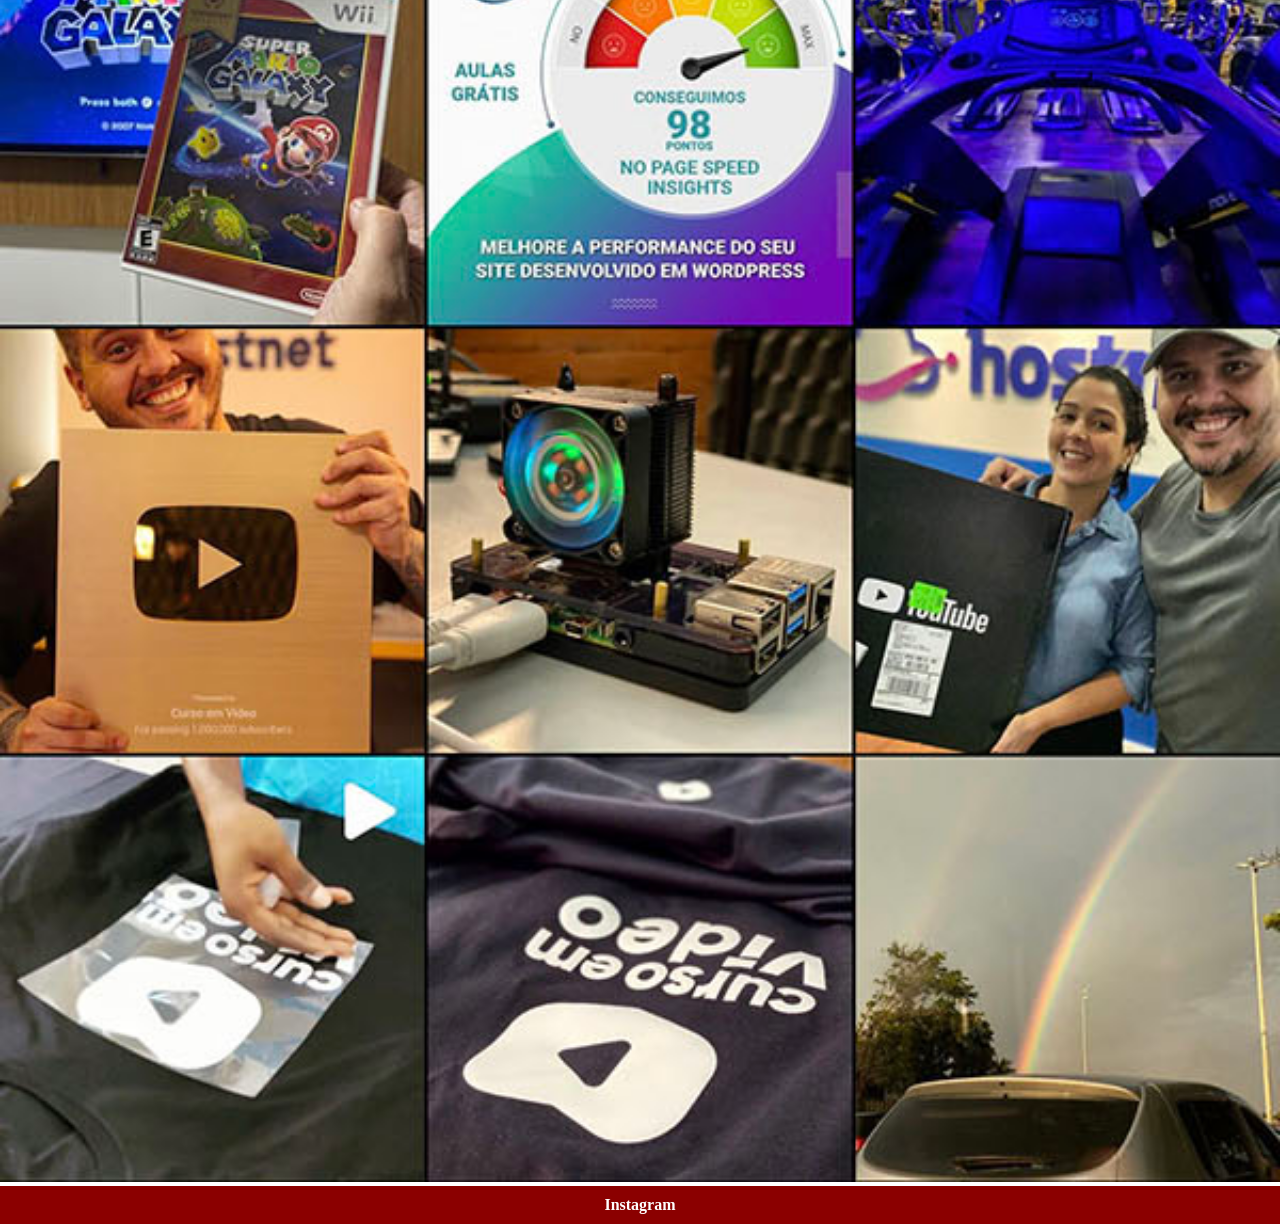
<file: instagram.html>
<!DOCTYPE html>
<html lang="PT">
<head>
    <meta charset="UTF-8">
    <meta name="viewport" content="width=device-width, initial-scale=1.0">
    <title>Instagram</title>
    <link rel="stylesheet" href="style/social.css">
</head>
<body>
    <img src="imagens/tela-instagram.jpg" alt="Instagram">
    <a href="https://www.instagram.com/gustavoguanabara" target="_blank">Instagram</a>
</body>
</html>
</file>
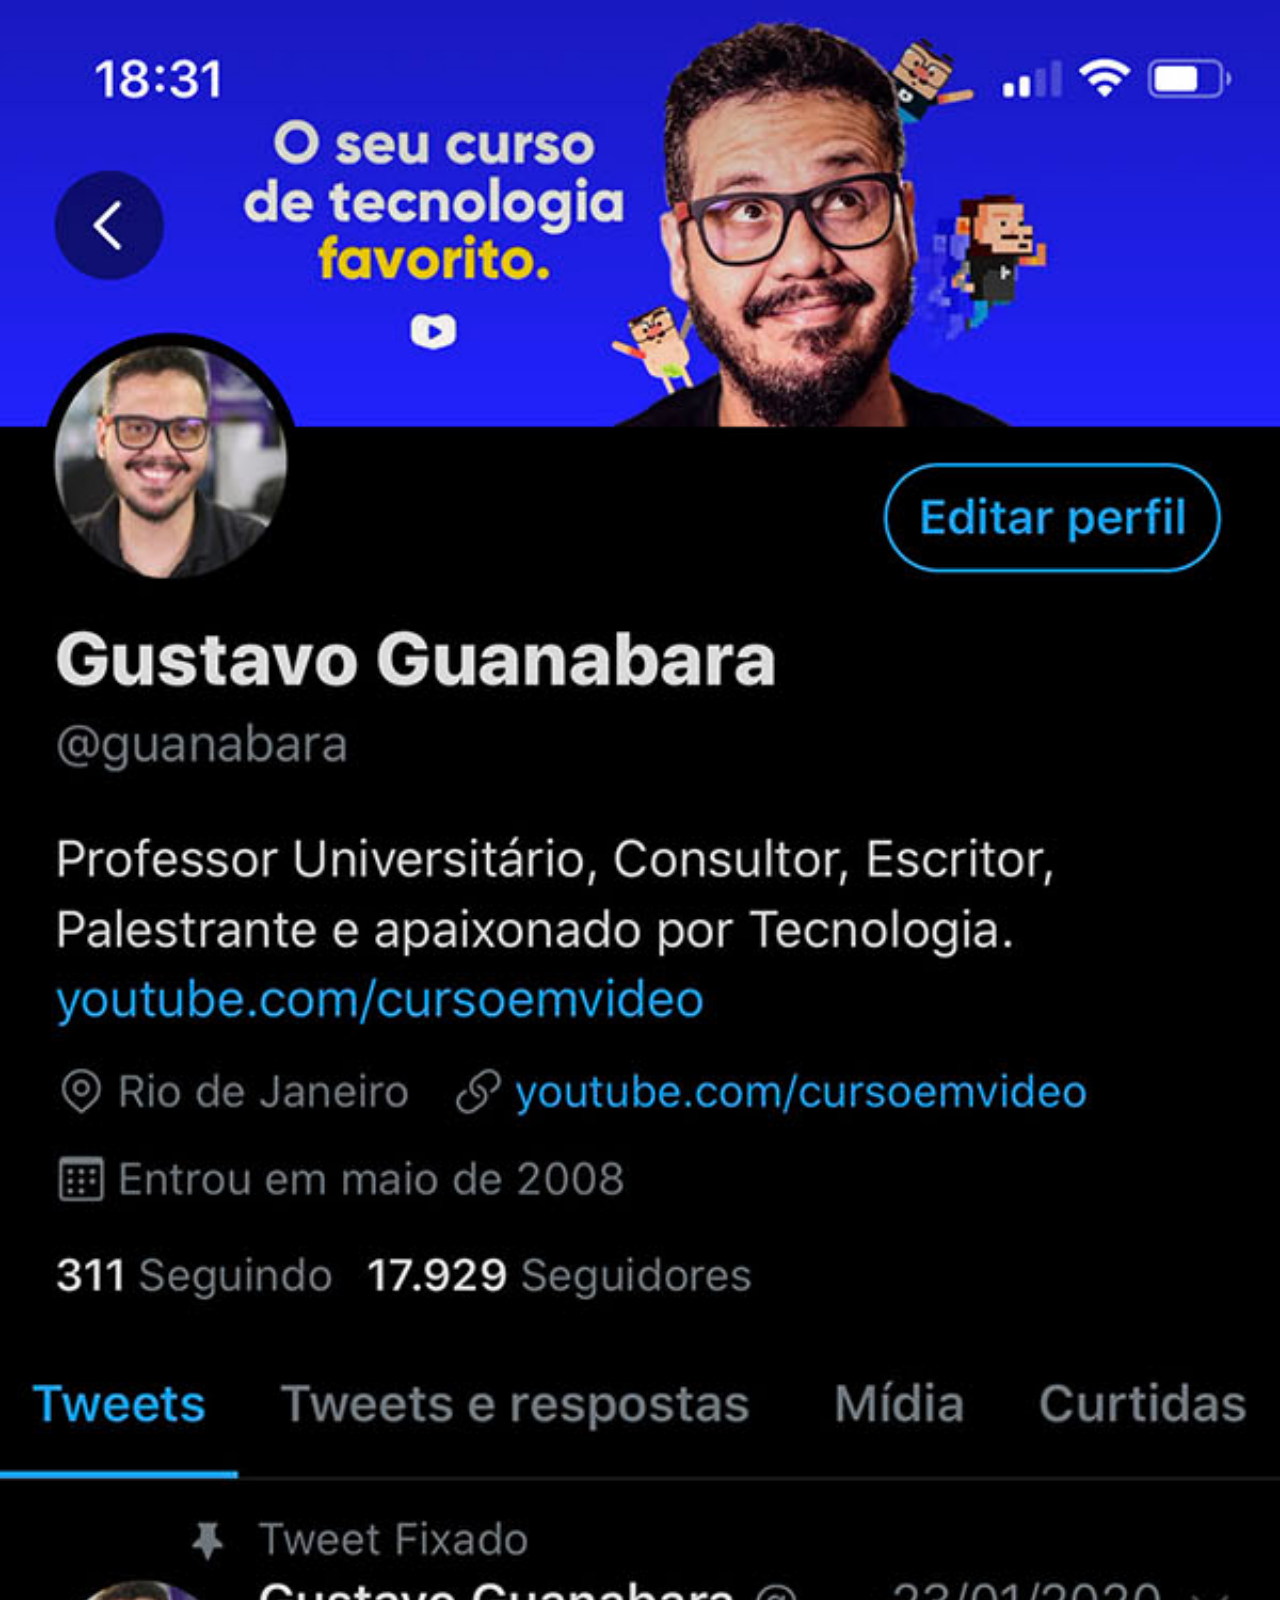
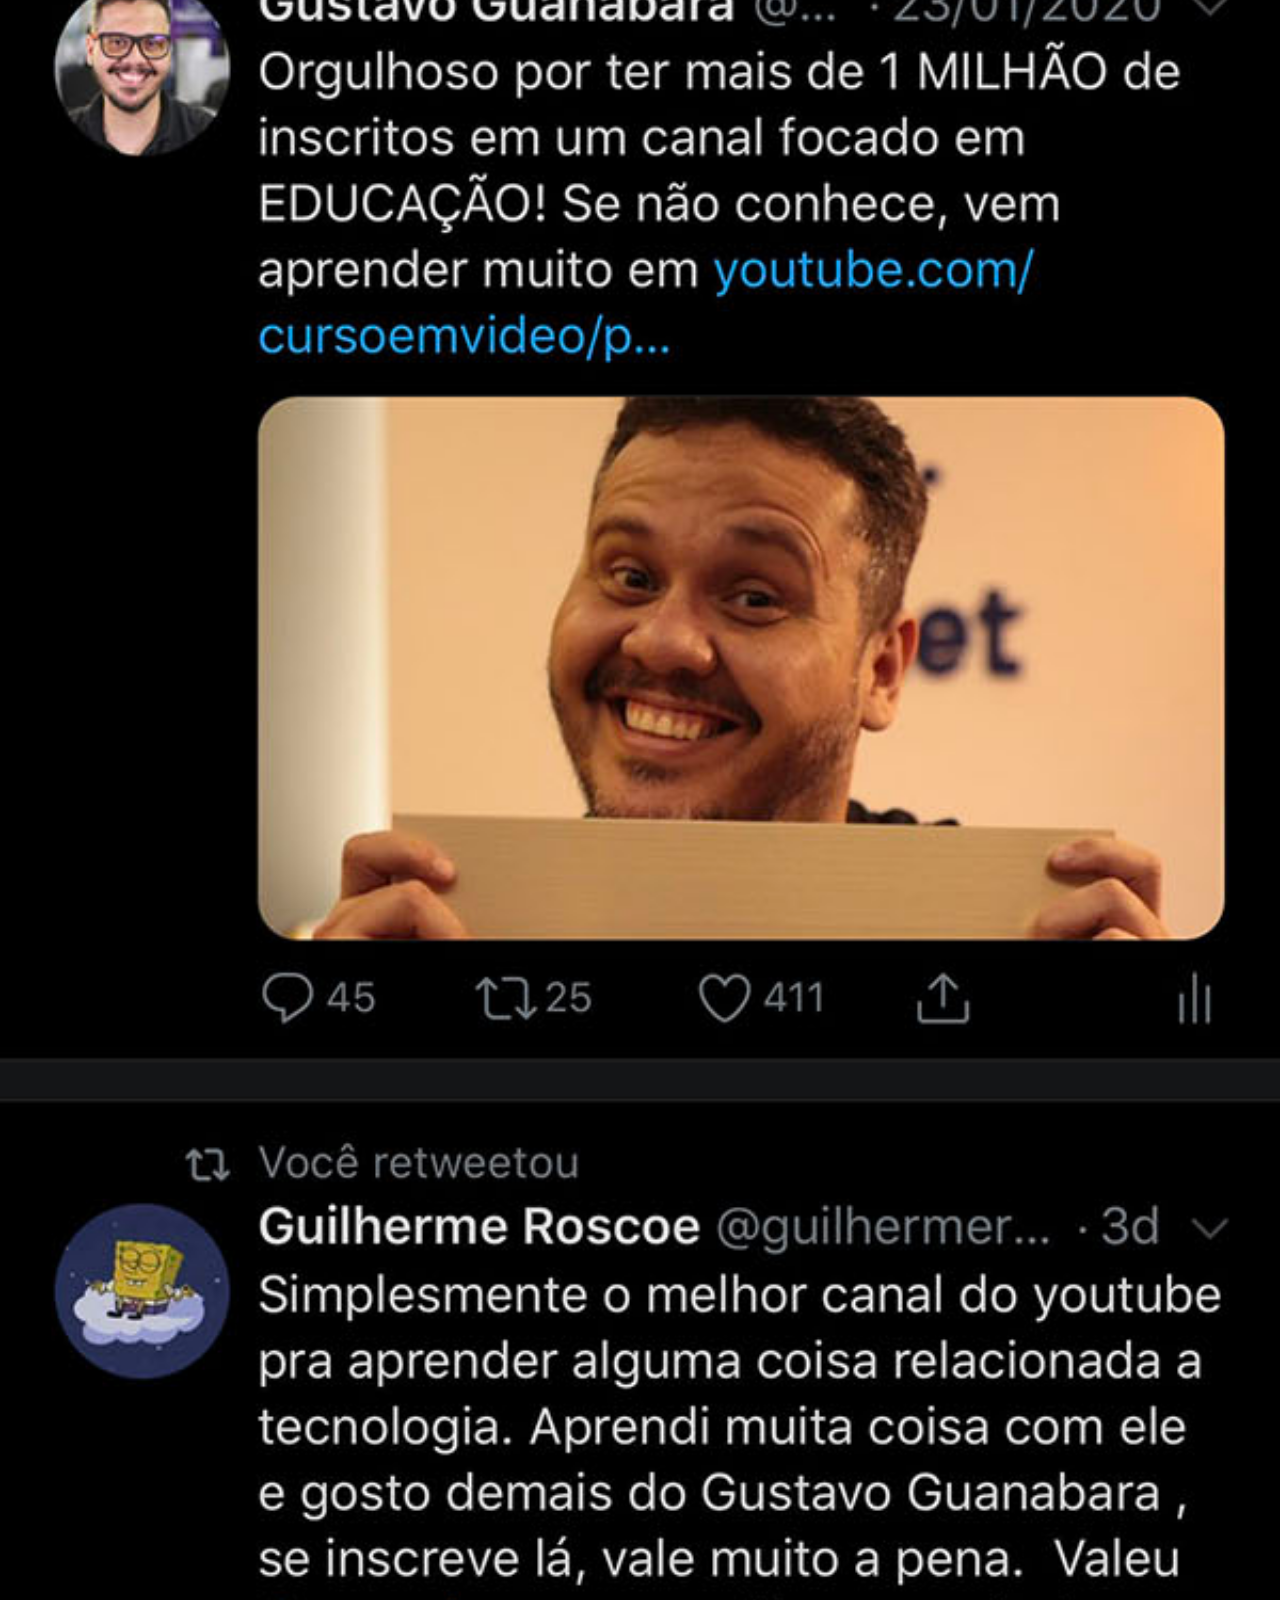
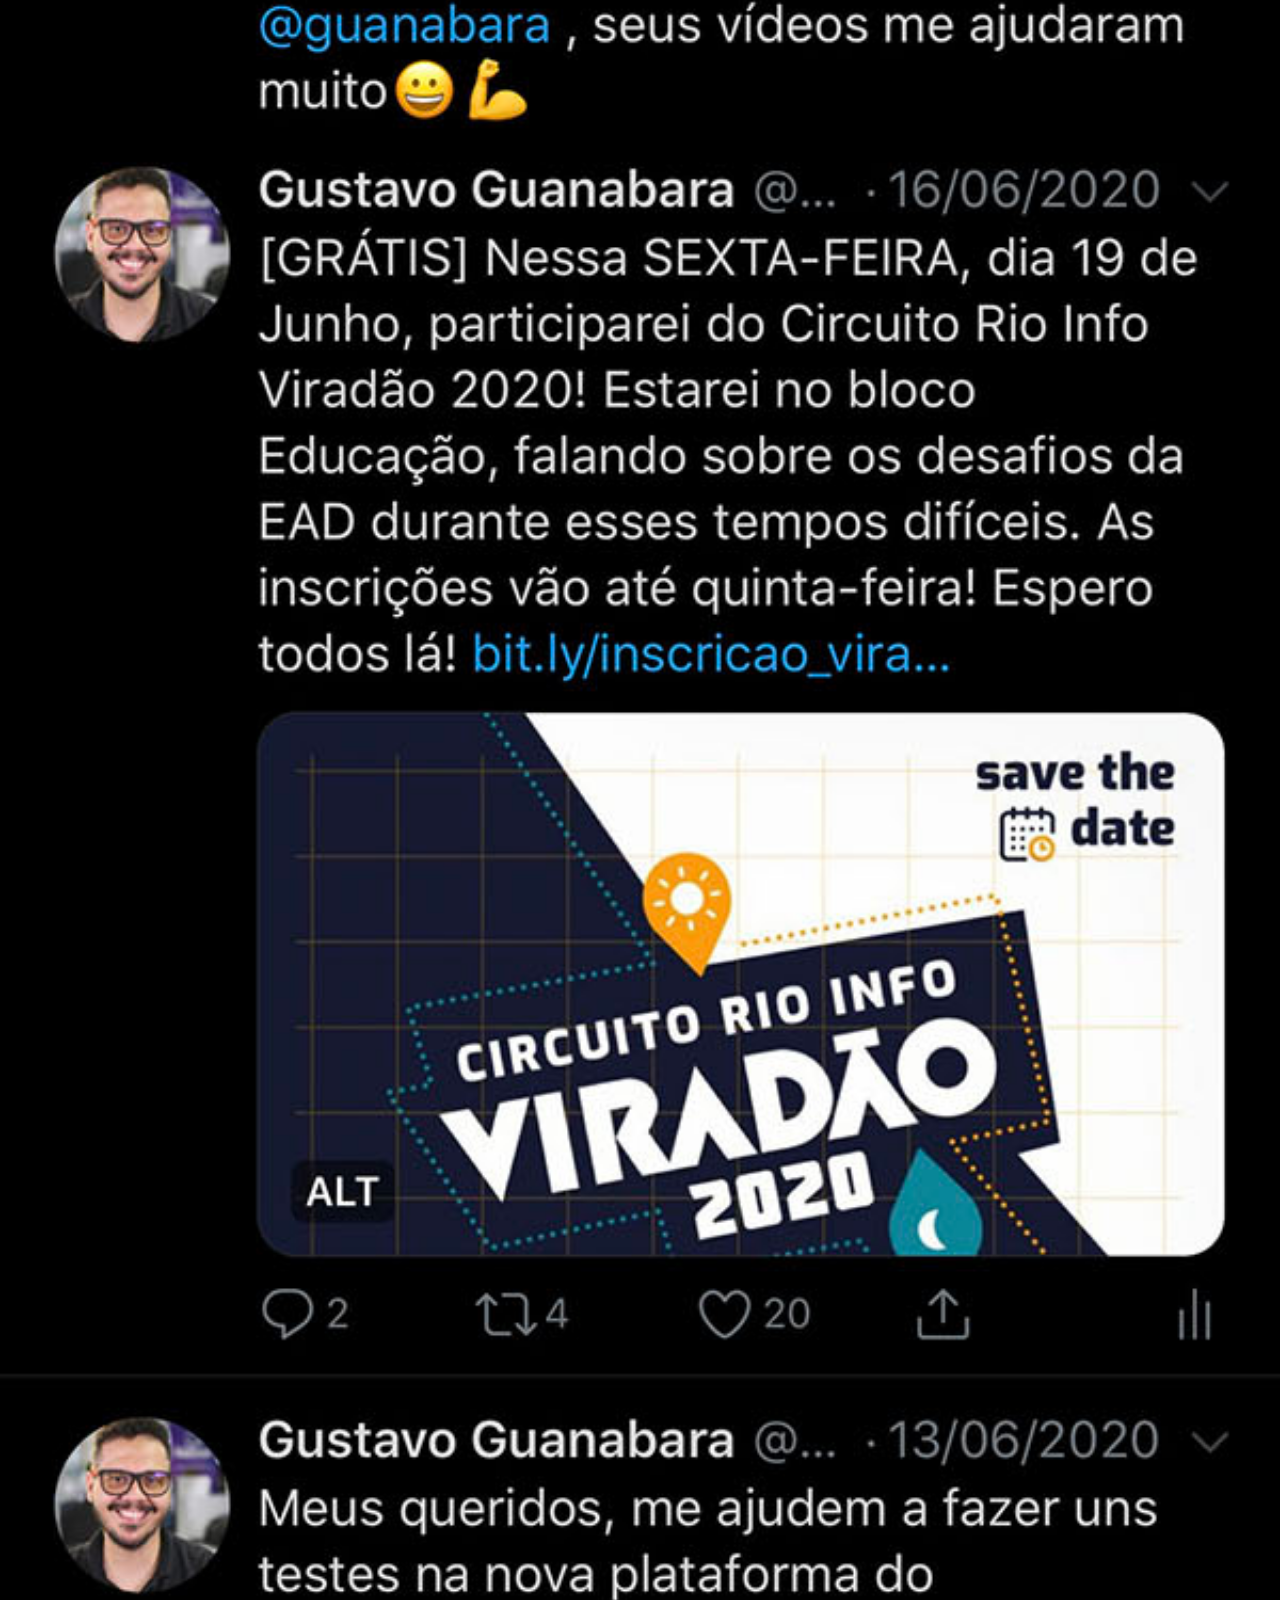
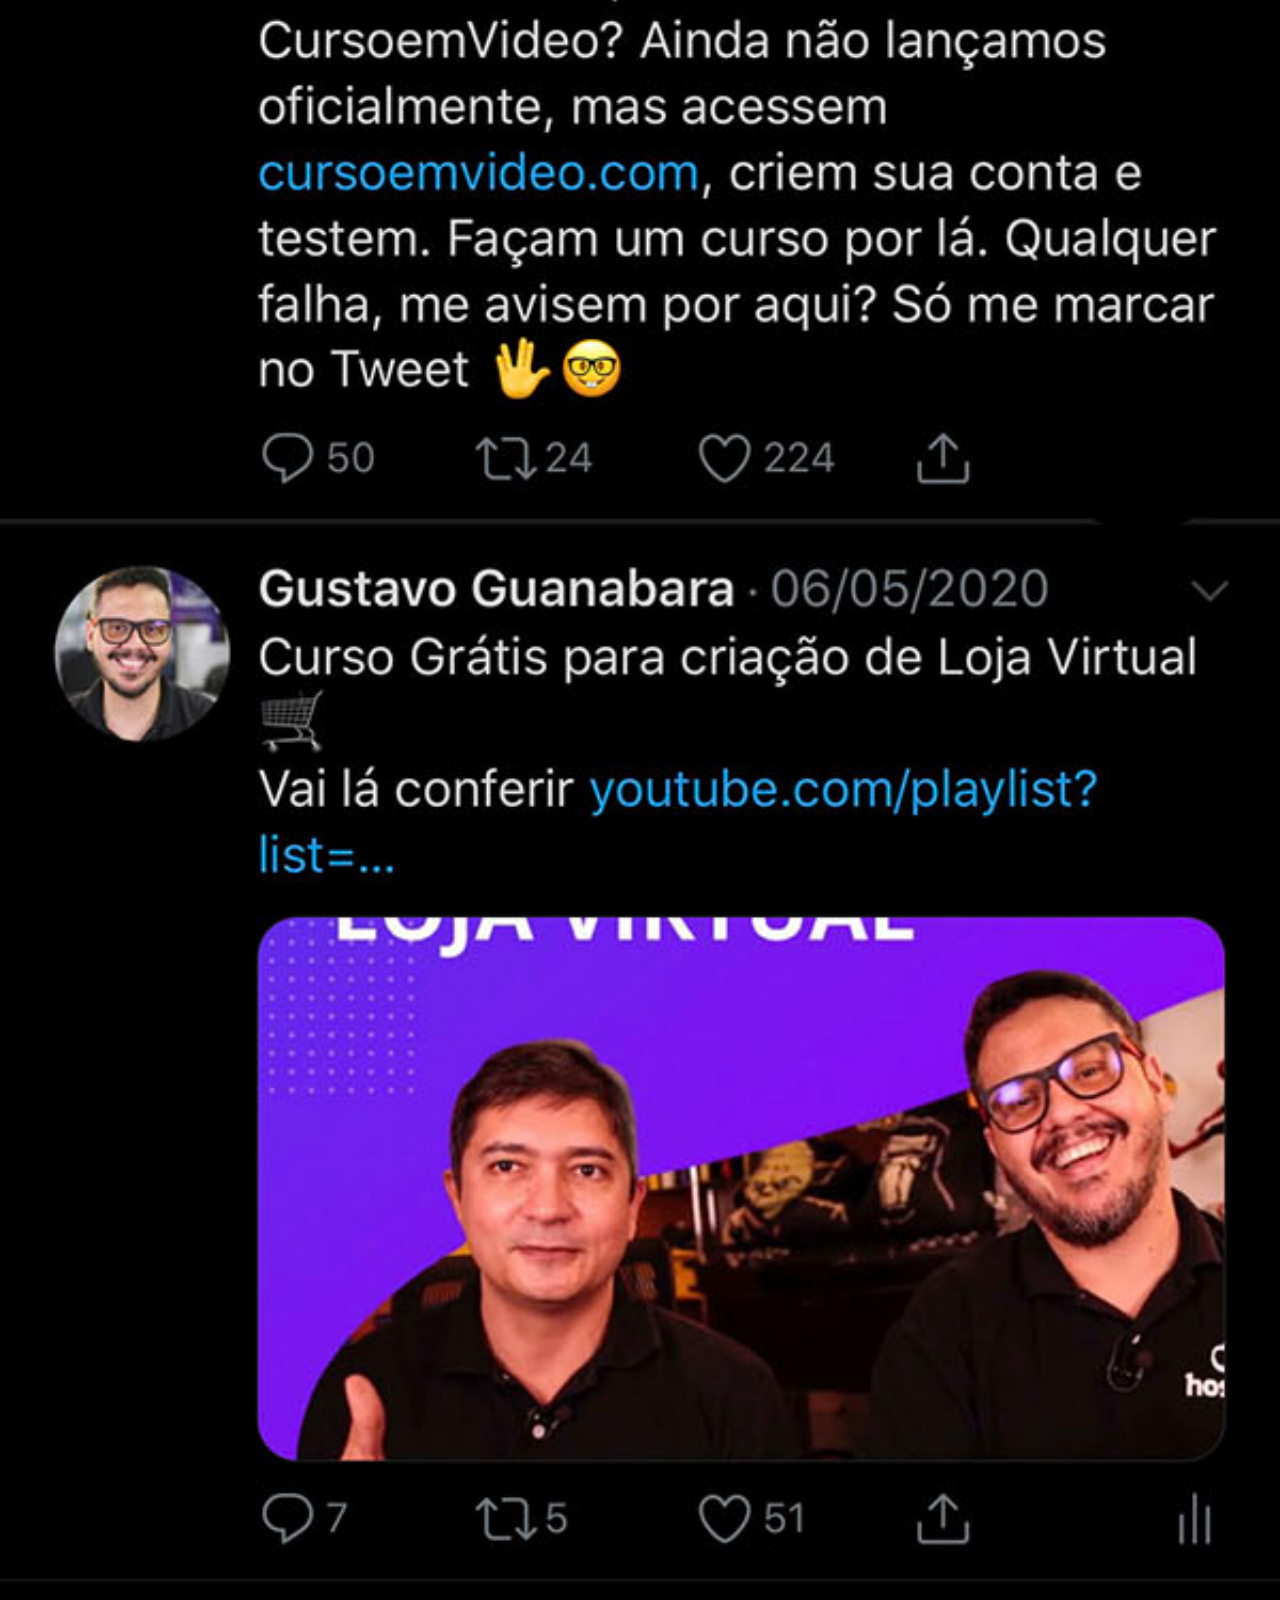
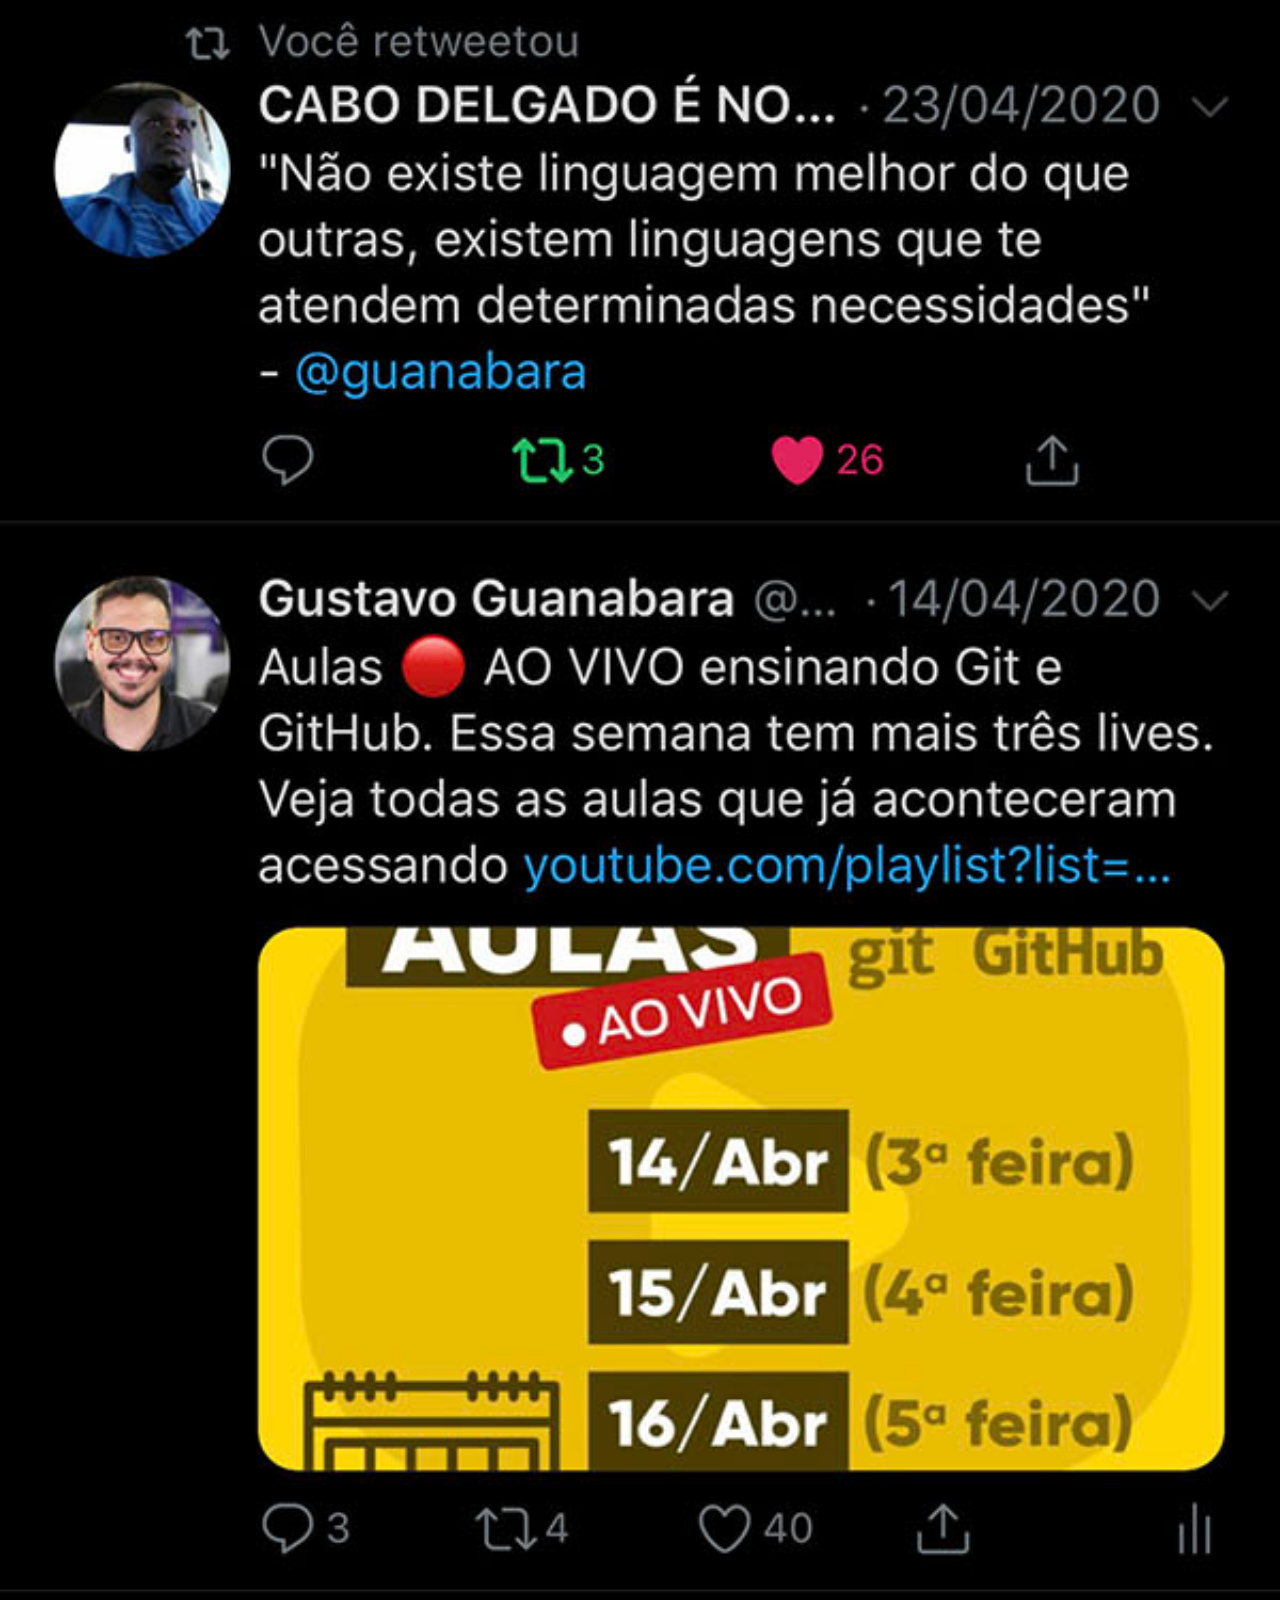
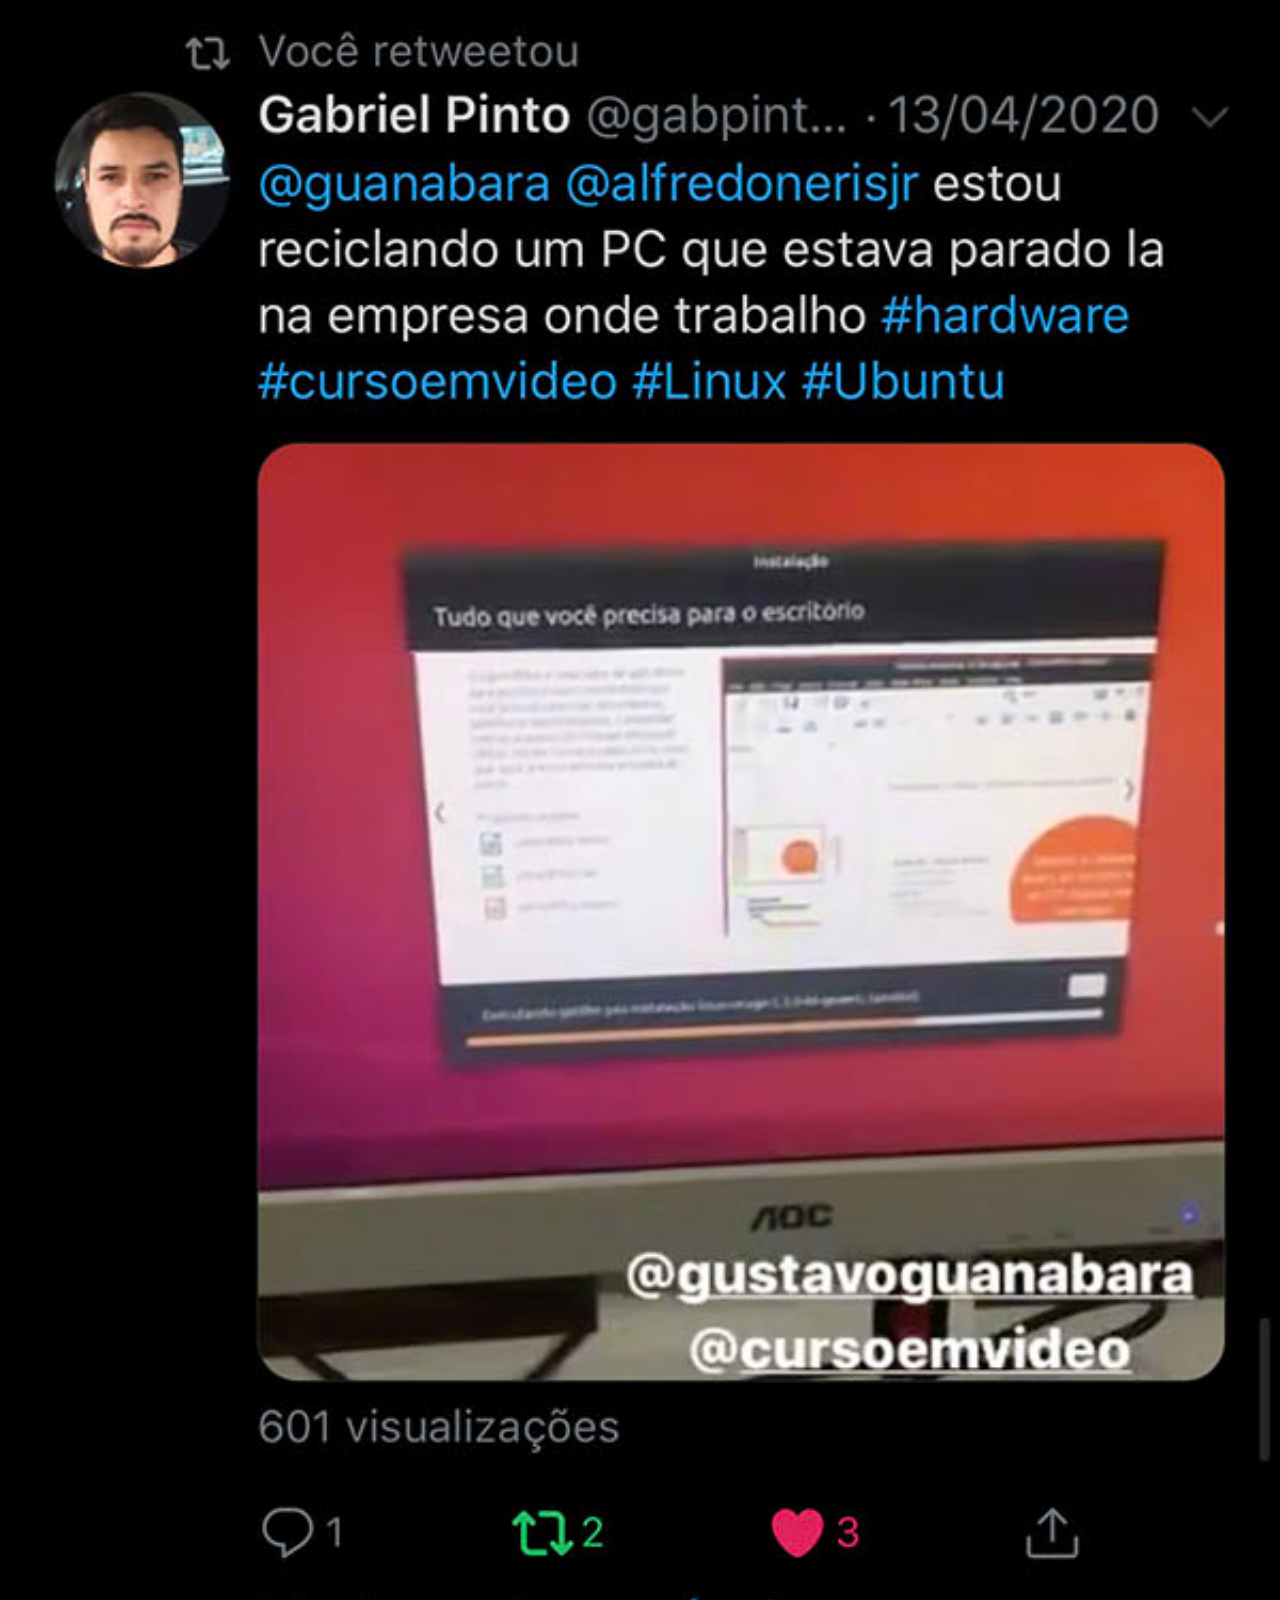
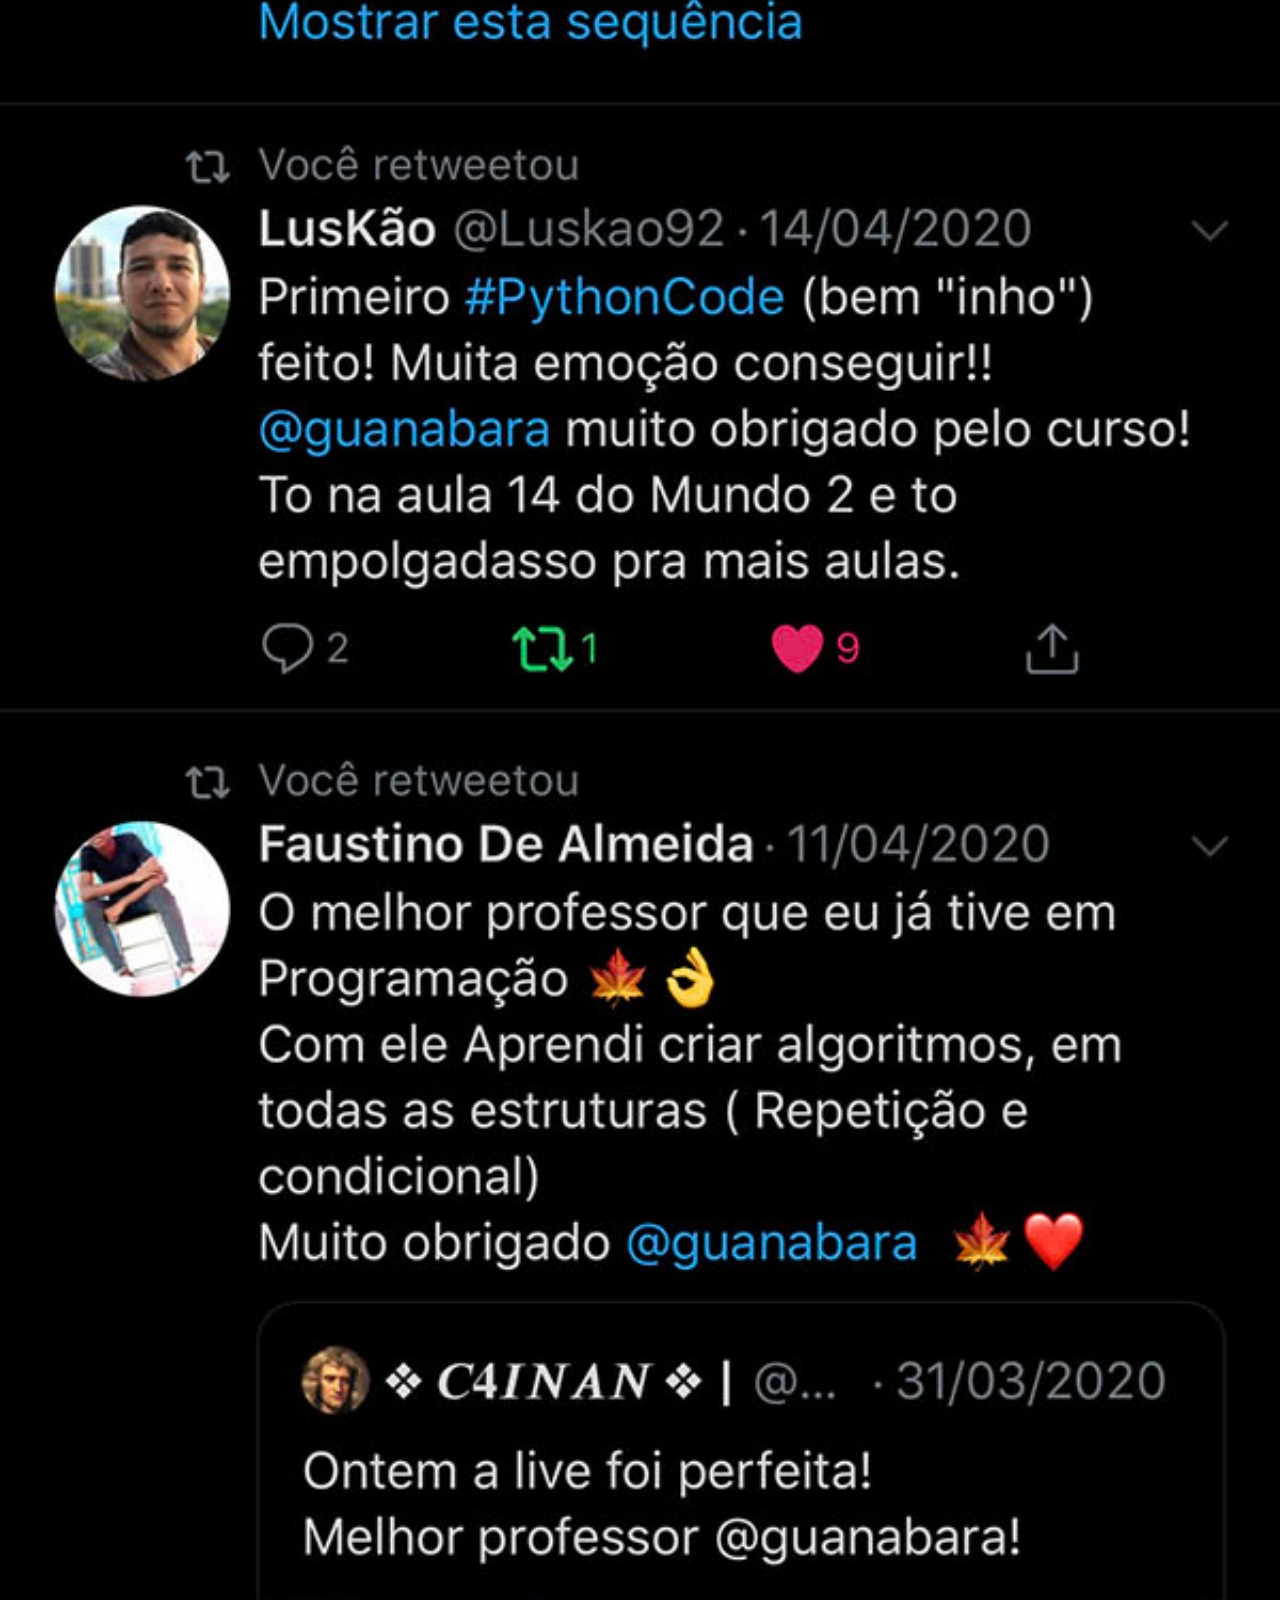
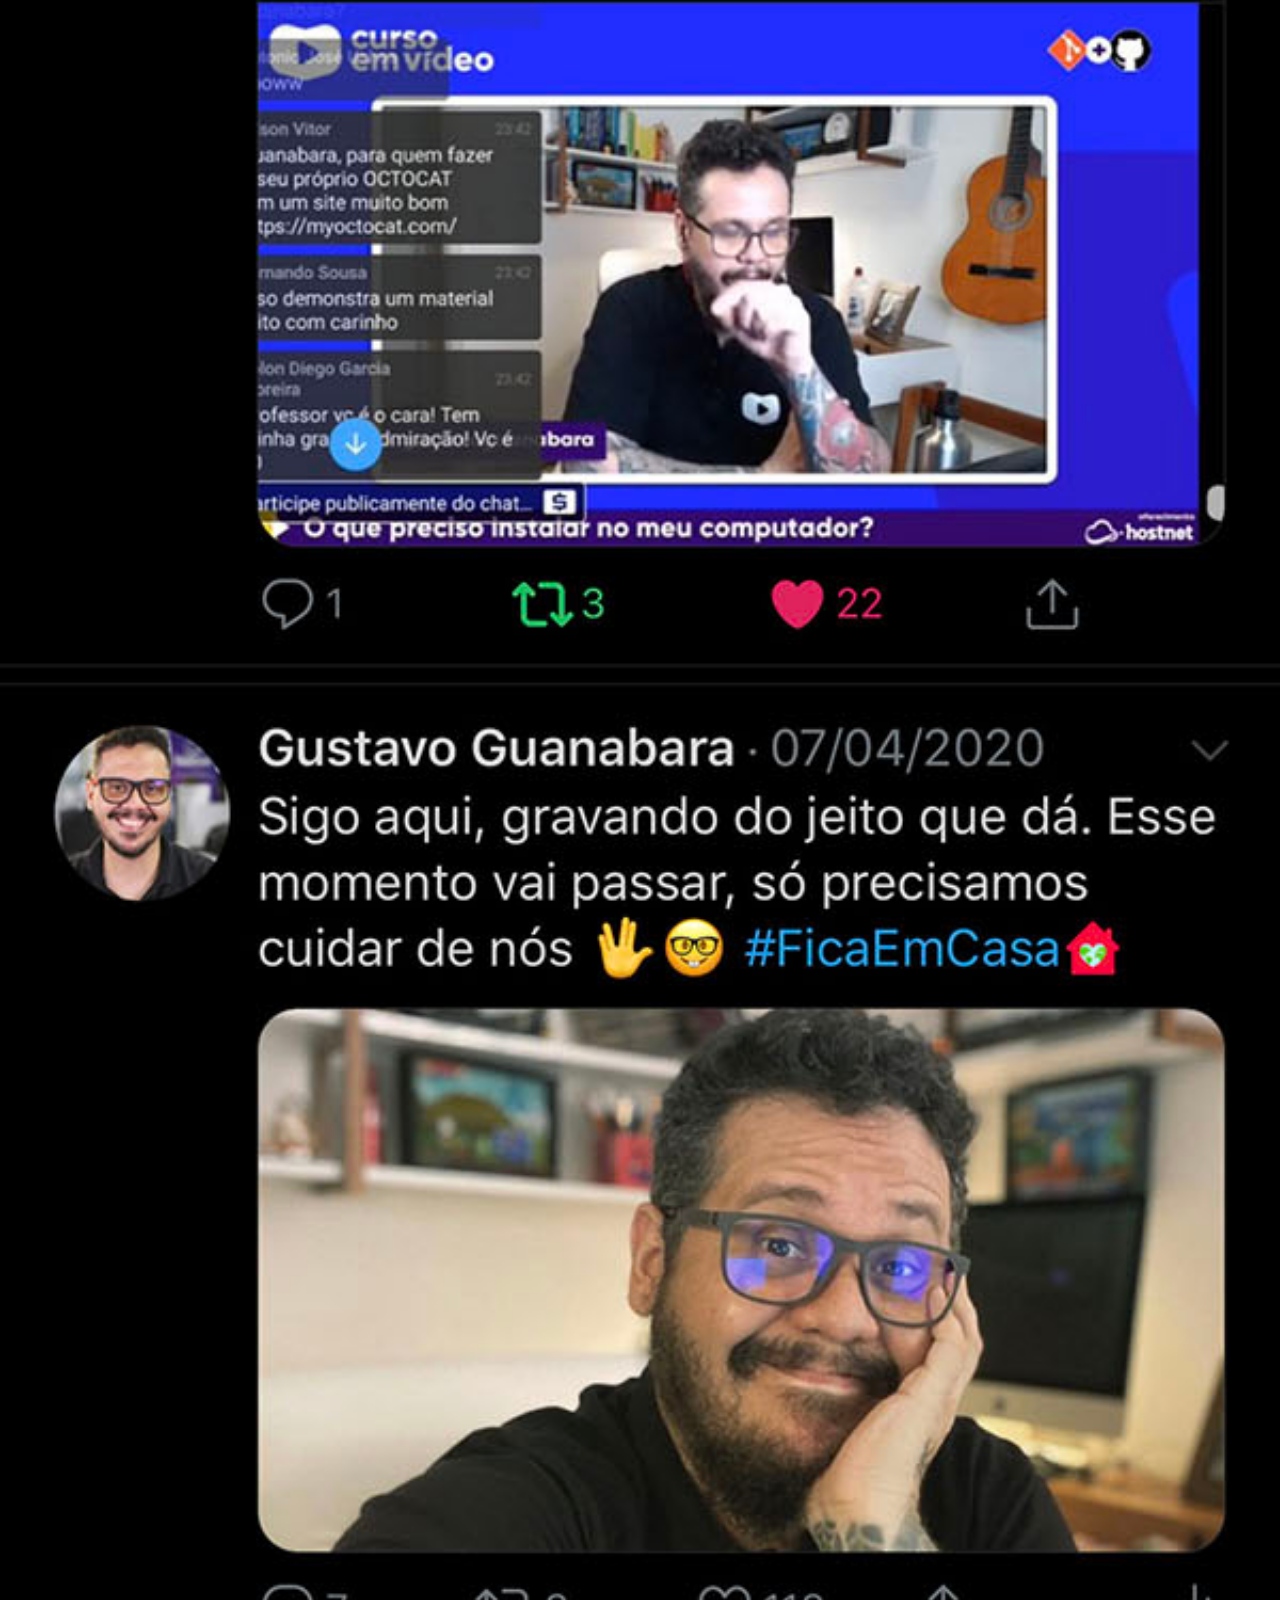
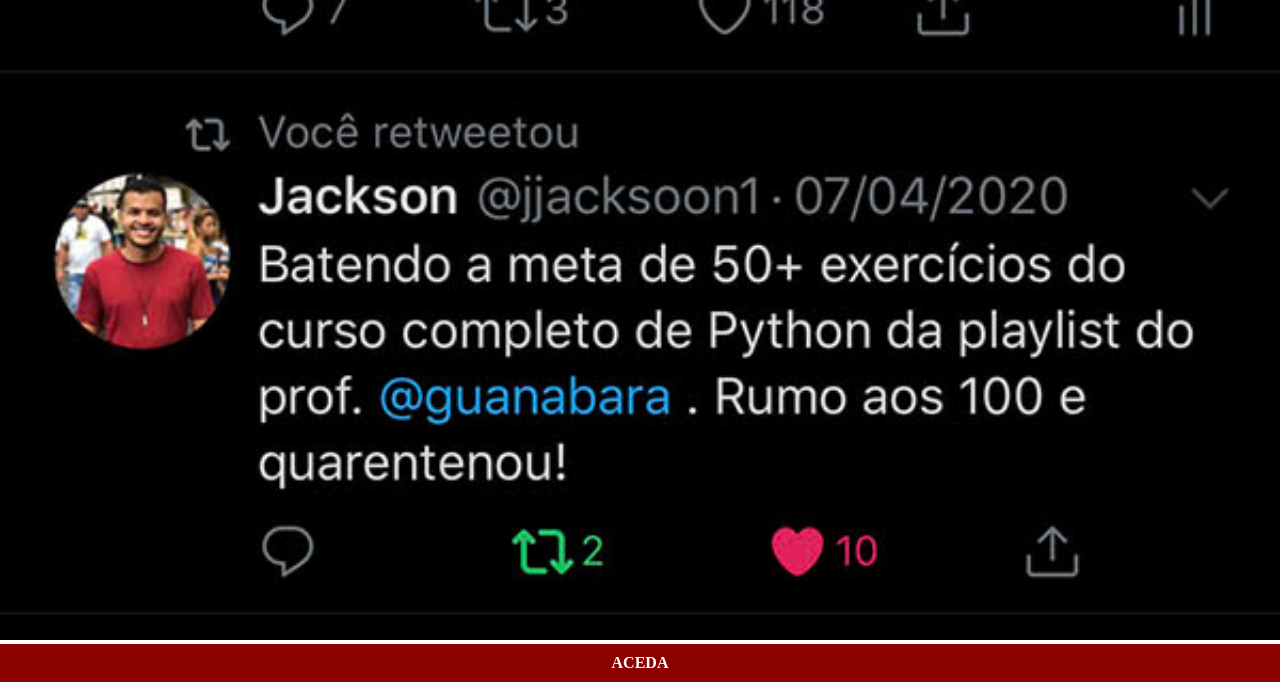
<file: twitter.html>
<!DOCTYPE html>
<html lang="PT">
<head>
    <meta charset="UTF-8">
    <meta name="viewport" content="width=device-width, initial-scale=1.0">
    <title>Twitter</title>
    <link rel="stylesheet" href="style/social.css">

<body>
    <img src="imagens/tela-twitter.jpg" alt="Twitter">
    <a href="https://x.com/guanabara" target="_blank">ACEDA</a>
</body>
</html>
</file>
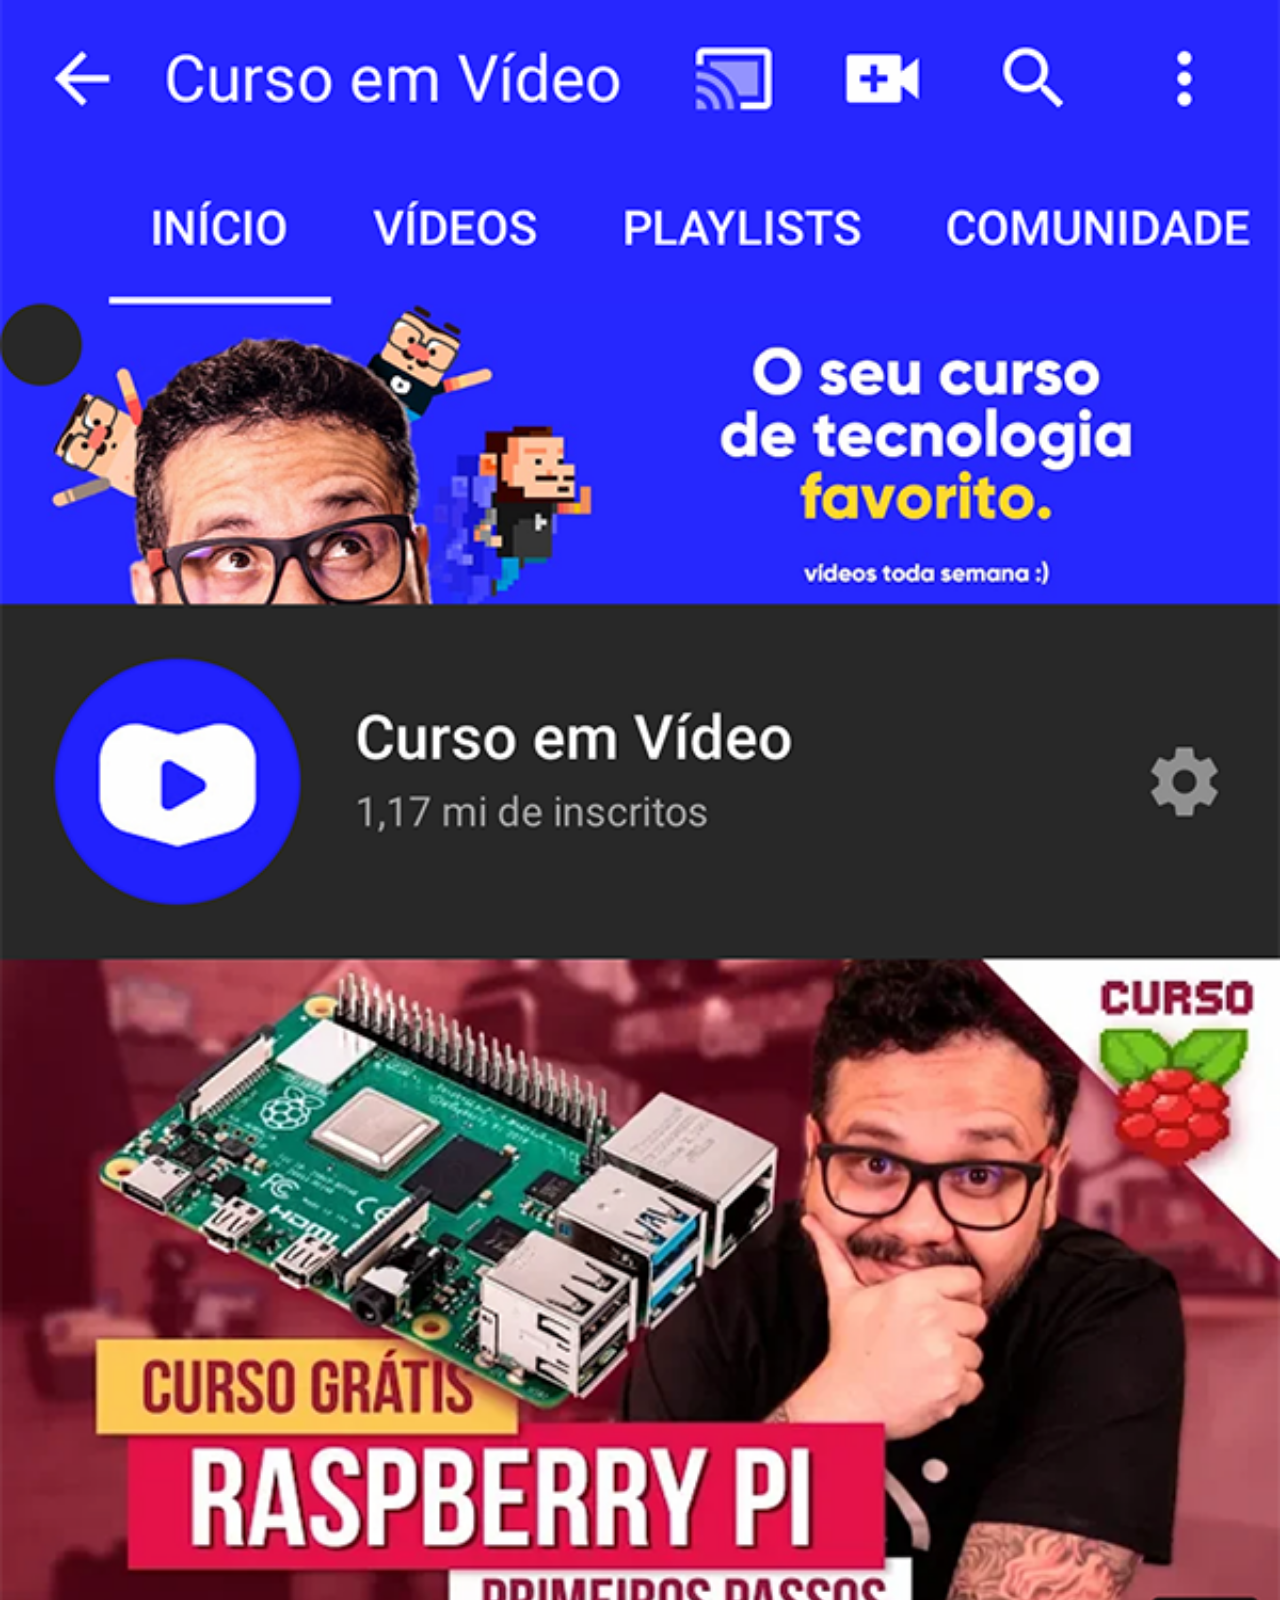
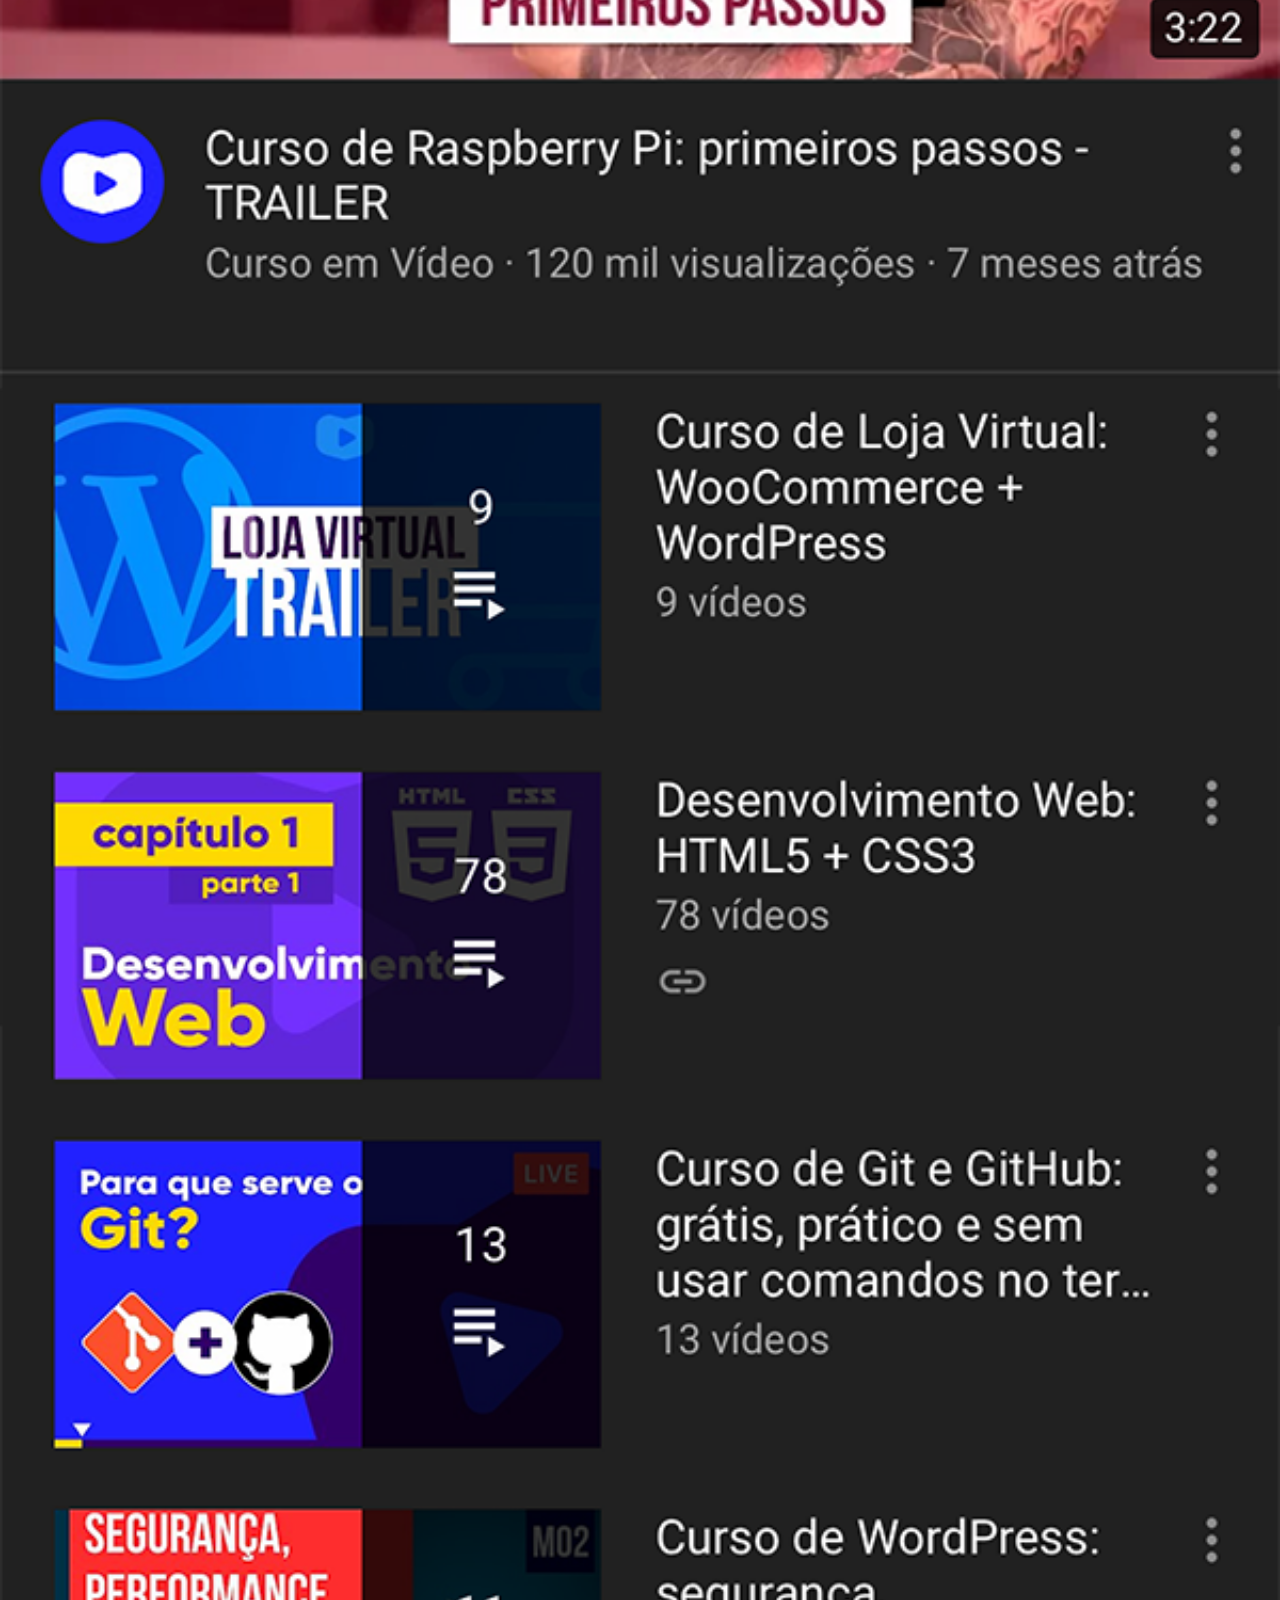
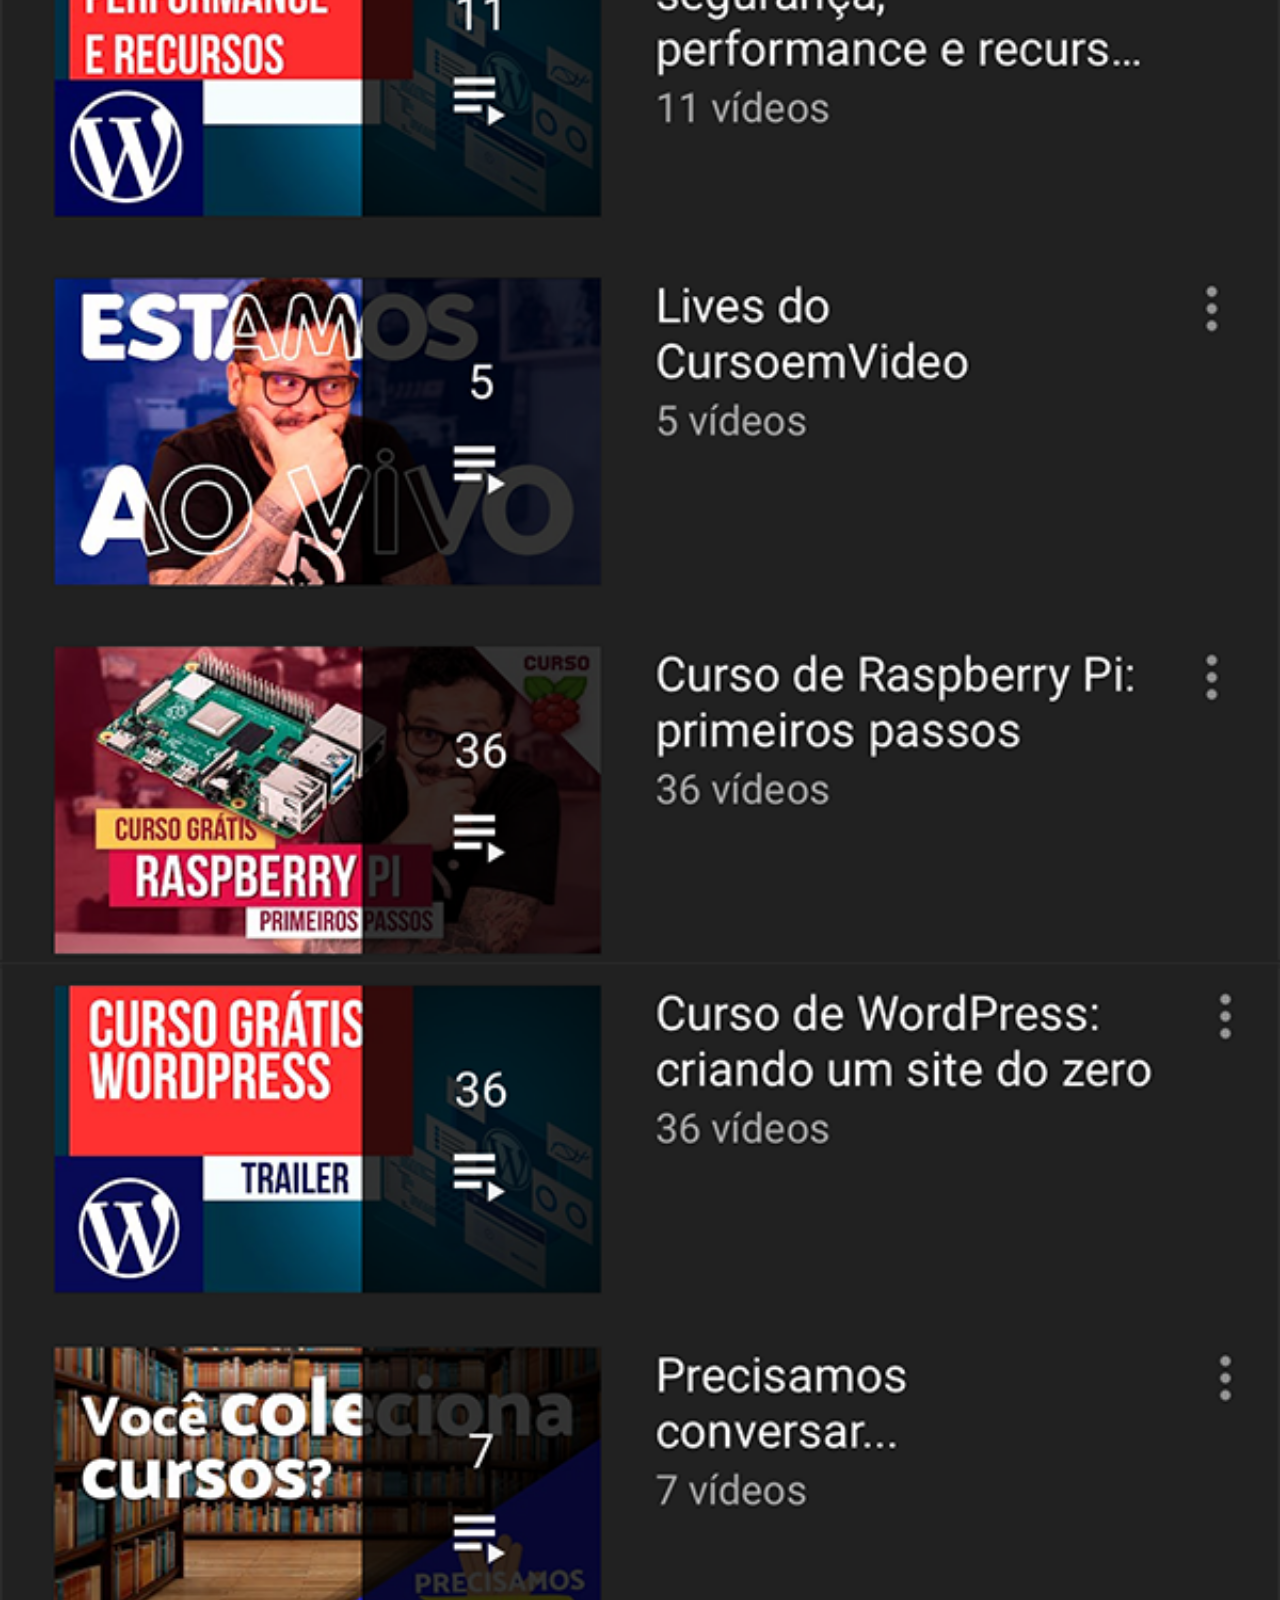
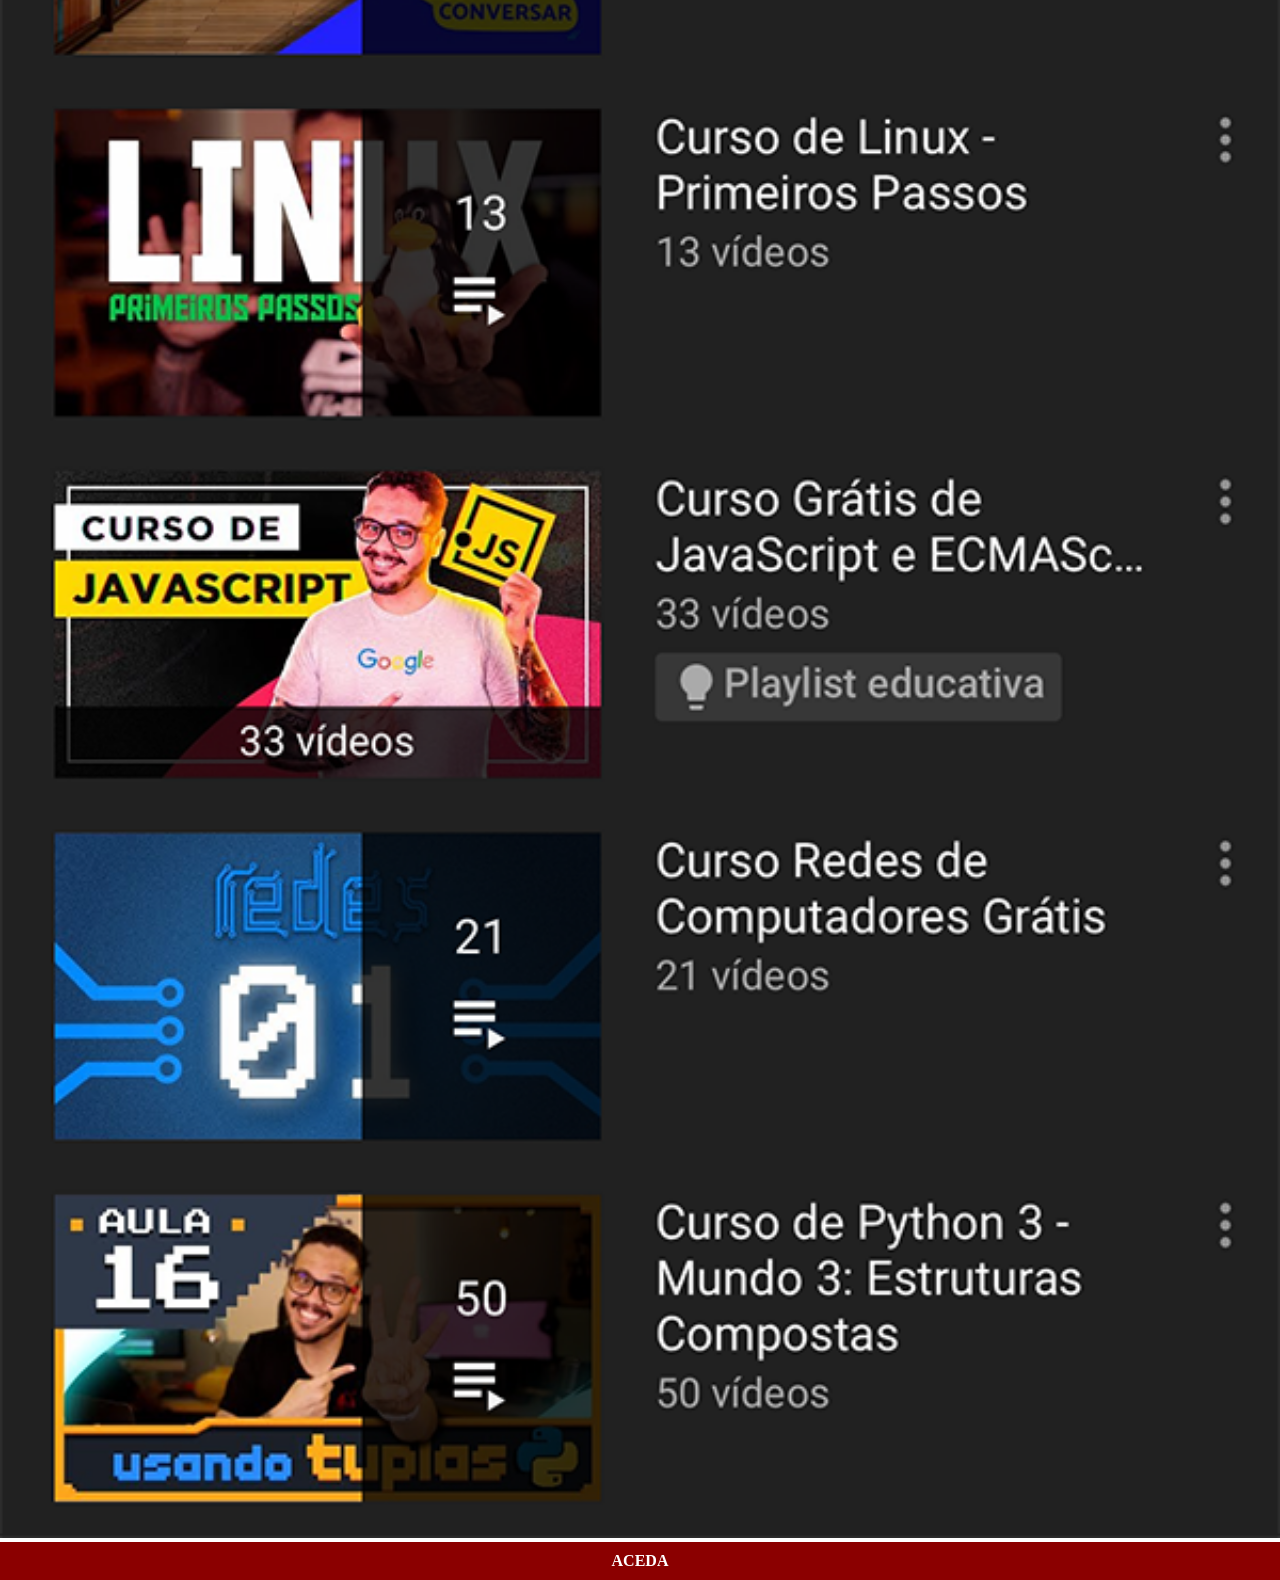
<file: youtube.html>
<!DOCTYPE html>
<html lang="PT">
<head>
    <meta charset="UTF-8">
    <meta name="viewport" content="width=device-width, initial-scale=1.0">
    <title>Youtube</title>
    <link rel="stylesheet" href="style/social.css">

<body>
    <img src="imagens/tela-youtube.png" alt="YouTube">
    <a href="https://www.youtube.com/@cursoemvideo/playlists" target="_blank">ACEDA</a>
</body>
</html>
</file>
<file: style/style.css>
@charset "UTF-8";

*{
    margin: 0px;
    padding: 0px;
    font-family: Arial, Helvetica, sans-serif;
}

html, body{
    height: 100vh;
    width: 100vw;
    background-color: black;
}

body{
    background-image: url(../imagens/fundo-madeira.jpg);
    background-attachment: fixed;
    background-repeat: no-repeat;
    background-position: top center;
    background-size: cover;
}

main{
    height: 100vh;
    position: relative;
}

section#telemovel{
    background-image: url(../imagens/frame-iphone.png);
    background-attachment: fixed;
    background-repeat: no-repeat;
    background-size: cover;
    position: absolute;
    top: 50%;
    left: 50%;
    transform: translate(-50%, -50%);
    height: 627px;
    width: 311px;
}

iframe#tela{
    position: relative;
    top: 80px;
    left: 22px;
    height: 471px;
    width: 268px;

}

section#redes-sociais{
    text-align: right;
}

section#redes-sociais img{
    width: 50px;
    margin: 10px;
    border-radius: 50%;
    box-shadow: 2px 2px 5px rgba(0, 0, 0, 0.4);
    box-sizing: border-box;
}

section#redes-sociais img:hover{
    border: 2px solid rgb(255, 255, 255, 0.637);
    transform: translate(-3px, -3px);
    box-shadow: 5px 5px 10px rgba(0, 0, 0, 0.605);
    transition: .3s;
}
</file>
<file: style/social.css>
@charset "UTF-8";

*{
            margin: 0px;
            padding: 0px;
        }

        ::-webkit-scrollbar{
            width: 0px;
            height: 0px;
        }

        img{
            width: 100vw;
        }

        a{
            display: block;
            background-color: darkred;
            color: white;
            padding: 10px;
            text-align: center;
            font-weight: bolder;
            text-decoration: none;
        }

        a:hover{
            background-color: red;
        }
</file>
